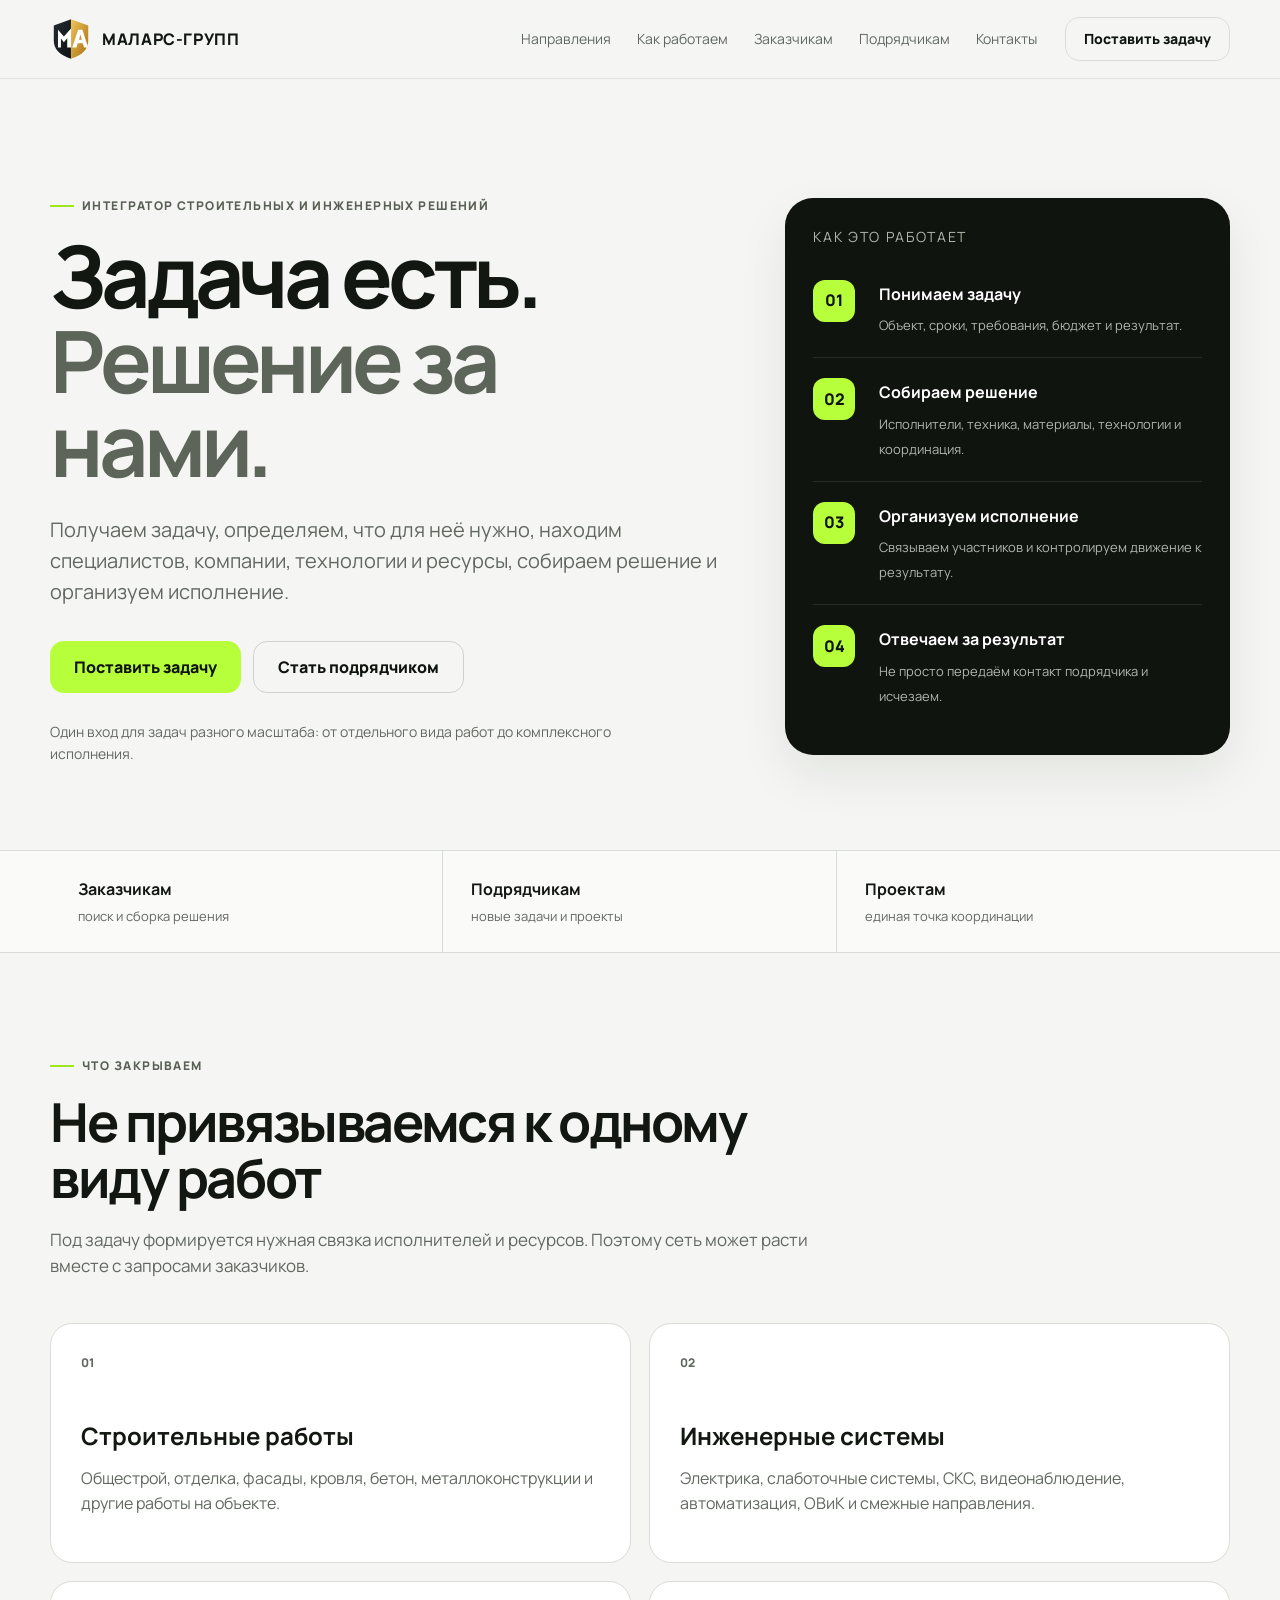
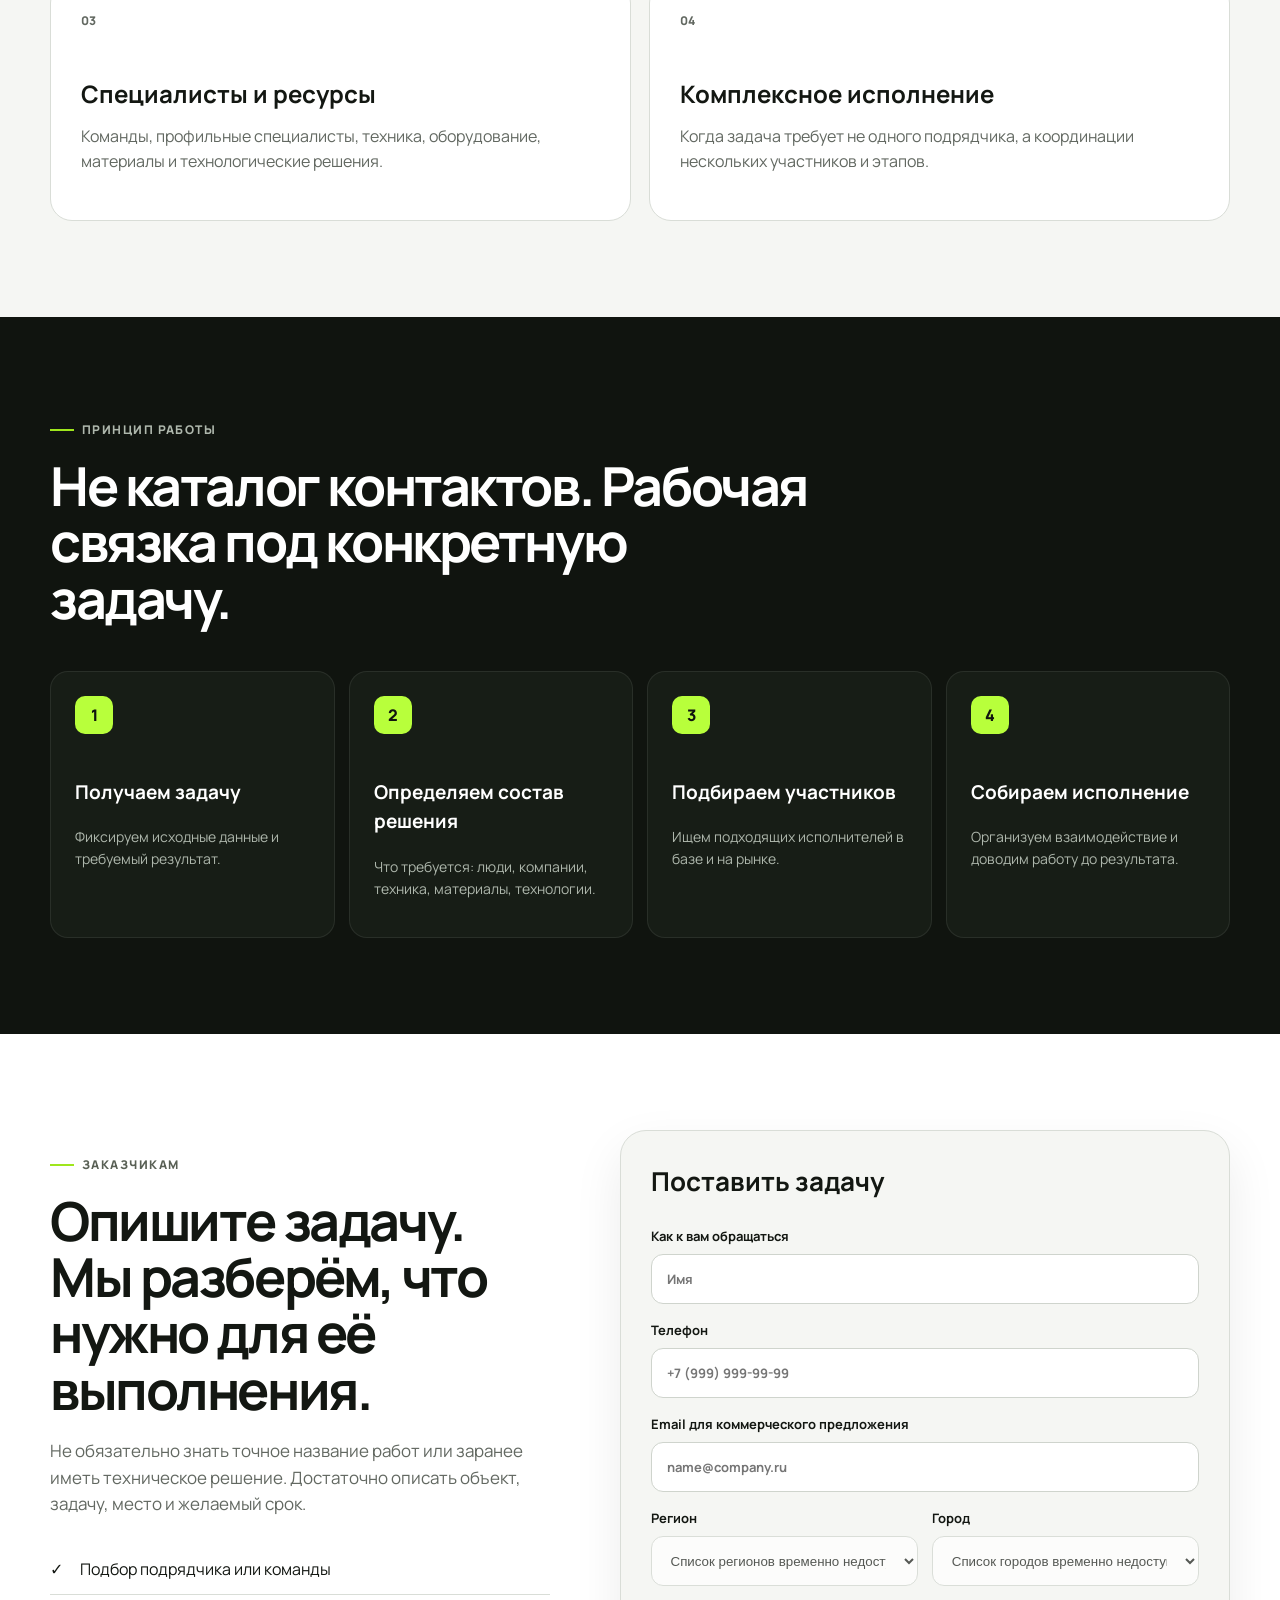
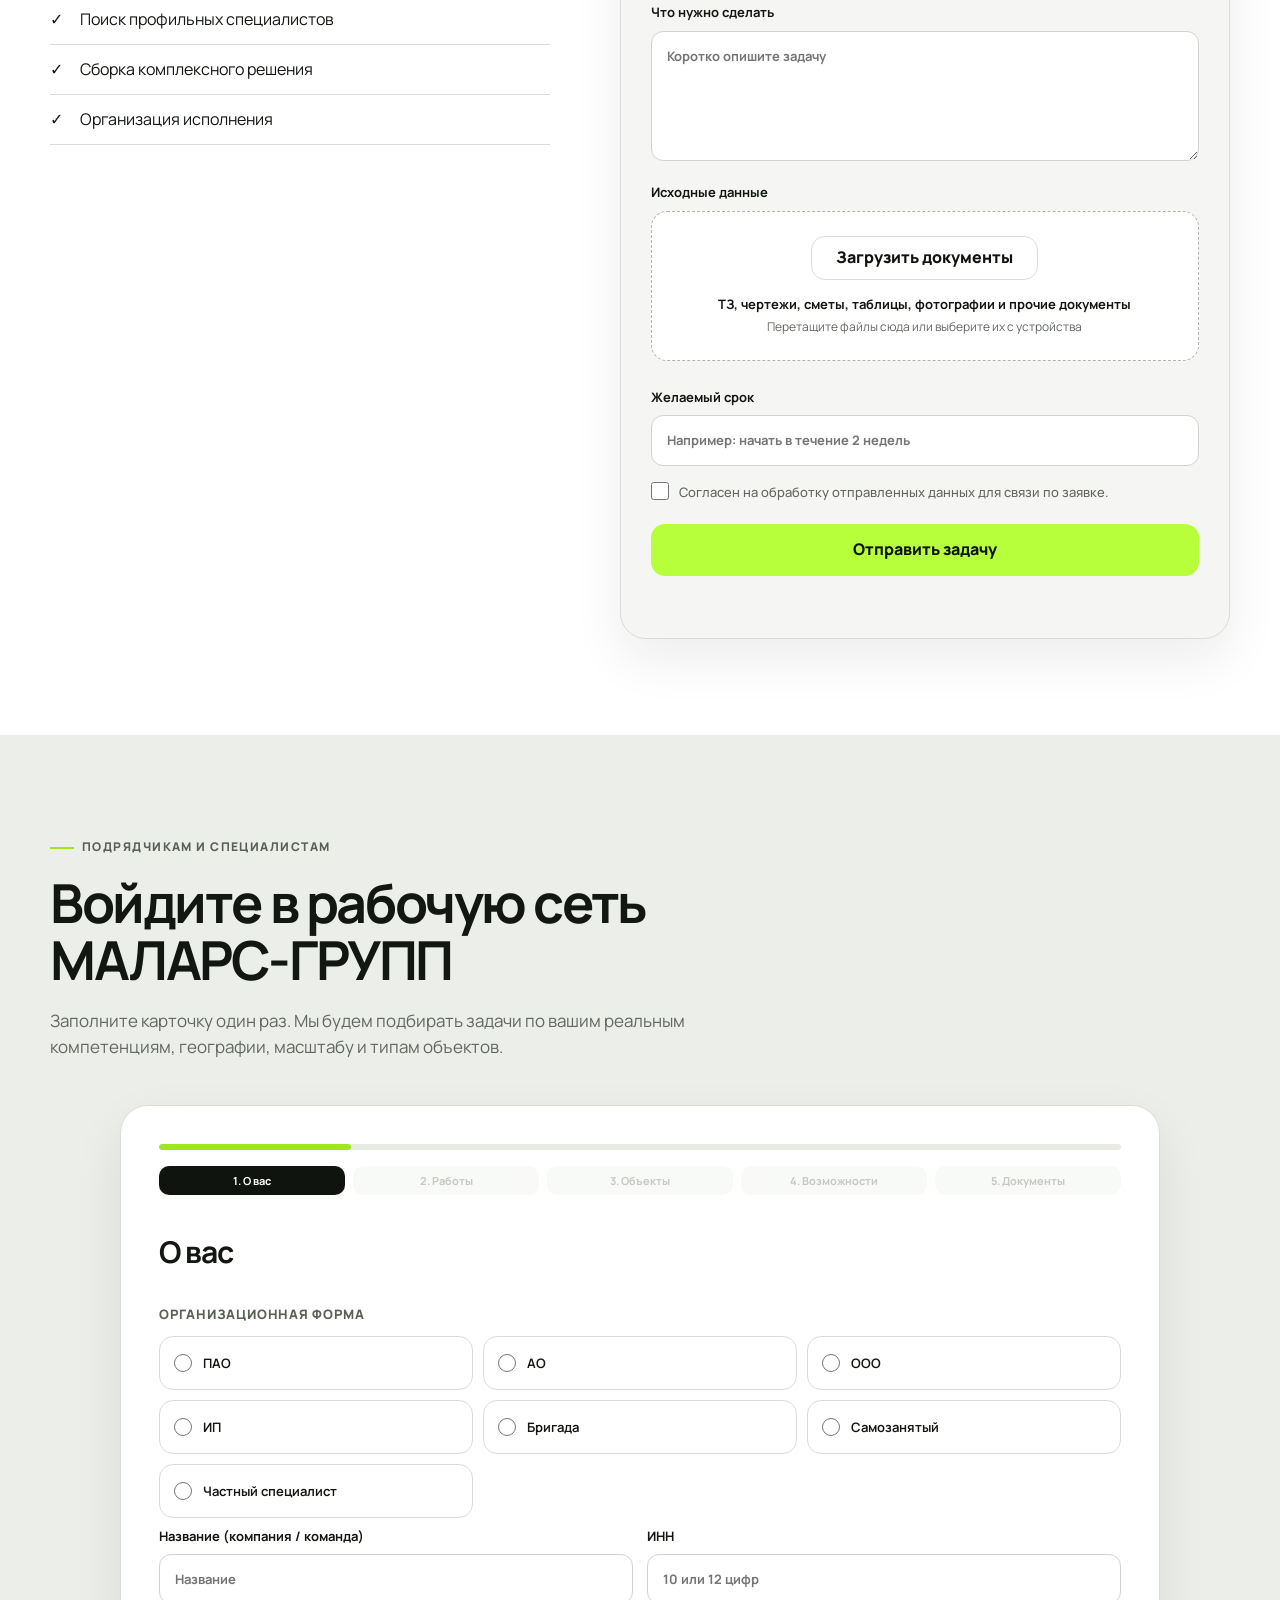
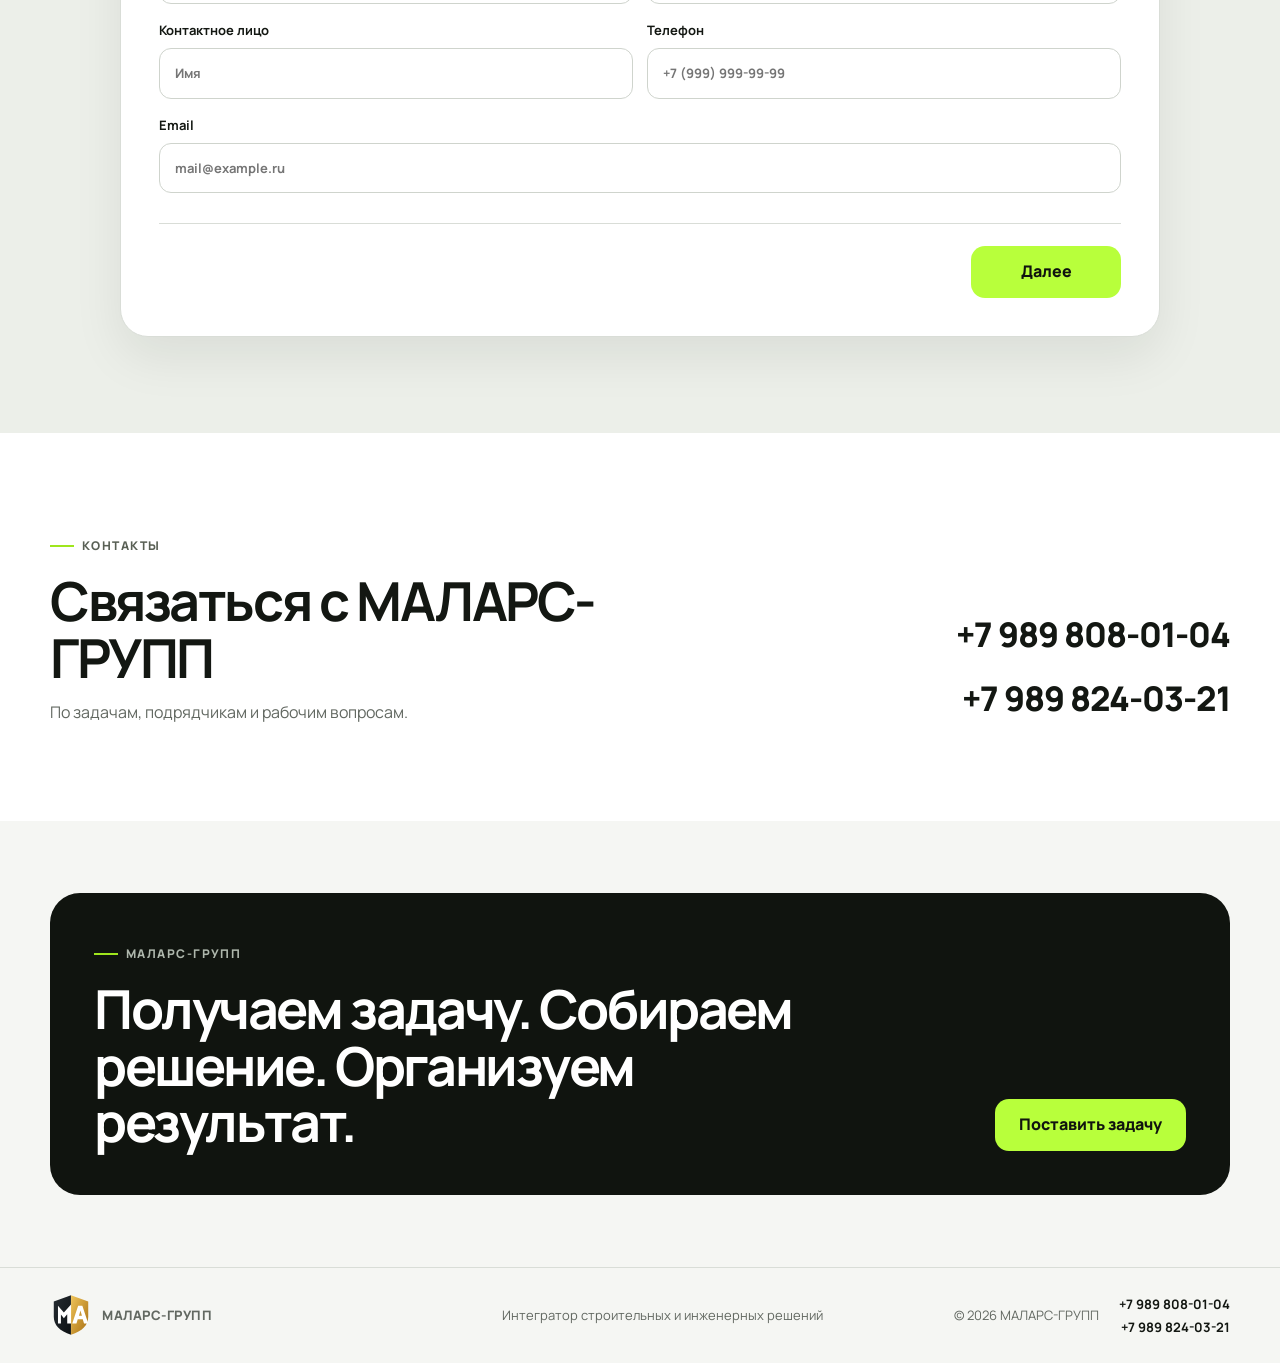
<file: index.html>
<!doctype html>
<html lang="ru">
<head>
  <meta charset="utf-8" />
  <meta name="viewport" content="width=device-width, initial-scale=1" />
  <meta name="description" content="МАЛАРС — интегратор строительных и инженерных решений. Получаем задачу, собираем решение, организуем исполнение и отвечаем за результат." />
  <title>МАЛАРС — интегратор решений</title>
  <link rel="preconnect" href="https://fonts.googleapis.com">
  <link rel="preconnect" href="https://fonts.gstatic.com" crossorigin>
  <link href="https://fonts.googleapis.com/css2?family=Manrope:wght@400;500;600;700;800&display=swap" rel="stylesheet">
 <link rel="stylesheet" href="styles.css?v=2" />
</head>
<body>
  <header class="header">
    <div class="container nav">
      <a class="brand" href="#top" aria-label="МАЛАРС">
        <span class="brand-mark">М</span>
        <span>МАЛАРС</span>
      </a>
      <nav class="nav-links" aria-label="Основная навигация">
        <a href="#services">Направления</a>
        <a href="#process">Как работаем</a>
        <a href="#clients">Заказчикам</a>
        <a href="#partners">Подрядчикам</a>
      </nav>
      <a class="button button-small button-outline" href="#clients">Поставить задачу</a>
    </div>
  </header>

  <main id="top">
    <section class="hero section">
      <div class="container hero-grid">
        <div class="hero-copy">
          <div class="eyebrow">Интегратор строительных и инженерных решений</div>
          <h1>Задача есть.<br><span>Решение за нами.</span></h1>
          <p class="lead">Получаем задачу, определяем, что для неё нужно, находим специалистов, компании, технологии и ресурсы, собираем решение и организуем исполнение.</p>
          <div class="hero-actions">
            <a class="button" href="#clients">Поставить задачу</a>
            <a class="button button-ghost" href="#partners">Стать подрядчиком</a>
          </div>
          <div class="hero-note">Один вход для задач разного масштаба: от отдельного вида работ до комплексного исполнения.</div>
        </div>

        <div class="hero-card">
          <div class="hero-card-title">Как это работает</div>
          <div class="step-list">
            <div class="step"><span>01</span><div><strong>Понимаем задачу</strong><small>Объект, сроки, требования, бюджет и результат.</small></div></div>
            <div class="step"><span>02</span><div><strong>Собираем решение</strong><small>Исполнители, техника, материалы, технологии и координация.</small></div></div>
            <div class="step"><span>03</span><div><strong>Организуем исполнение</strong><small>Связываем участников и контролируем движение к результату.</small></div></div>
            <div class="step"><span>04</span><div><strong>Отвечаем за результат</strong><small>Не просто передаём контакт подрядчика и исчезаем.</small></div></div>
          </div>
        </div>
      </div>
    </section>

    <section class="trust-strip">
      <div class="container trust-grid">
        <div><strong>Заказчикам</strong><span>поиск и сборка решения</span></div>
        <div><strong>Подрядчикам</strong><span>новые задачи и проекты</span></div>
        <div><strong>Проектам</strong><span>единая точка координации</span></div>
      </div>
    </section>

    <section class="section" id="services">
      <div class="container">
        <div class="section-heading">
          <div class="eyebrow">Что закрываем</div>
          <h2>Не привязываемся к одному виду работ</h2>
          <p>Под задачу формируется нужная связка исполнителей и ресурсов. Поэтому сеть может расти вместе с запросами заказчиков.</p>
        </div>
        <div class="cards">
          <article class="card">
            <div class="card-number">01</div>
            <h3>Строительные работы</h3>
            <p>Общестрой, отделка, фасады, кровля, бетон, металлоконструкции и другие работы на объекте.</p>
          </article>
          <article class="card">
            <div class="card-number">02</div>
            <h3>Инженерные системы</h3>
            <p>Электрика, слаботочные системы, СКС, видеонаблюдение, автоматизация, ОВиК и смежные направления.</p>
          </article>
          <article class="card">
            <div class="card-number">03</div>
            <h3>Специалисты и ресурсы</h3>
            <p>Команды, профильные специалисты, техника, оборудование, материалы и технологические решения.</p>
          </article>
          <article class="card">
            <div class="card-number">04</div>
            <h3>Комплексное исполнение</h3>
            <p>Когда задача требует не одного подрядчика, а координации нескольких участников и этапов.</p>
          </article>
        </div>
      </div>
    </section>

    <section class="section section-dark" id="process">
      <div class="container">
        <div class="section-heading light">
          <div class="eyebrow">Принцип работы</div>
          <h2>Не каталог контактов. Рабочая связка под конкретную задачу.</h2>
        </div>
        <div class="process-grid">
          <div class="process-item"><span>1</span><h3>Получаем задачу</h3><p>Фиксируем исходные данные и требуемый результат.</p></div>
          <div class="process-item"><span>2</span><h3>Определяем состав решения</h3><p>Что требуется: люди, компании, техника, материалы, технологии.</p></div>
          <div class="process-item"><span>3</span><h3>Подбираем участников</h3><p>Ищем подходящих исполнителей в базе и на рынке.</p></div>
          <div class="process-item"><span>4</span><h3>Собираем исполнение</h3><p>Организуем взаимодействие и доводим работу до результата.</p></div>
        </div>
      </div>
    </section>

    <section class="section split-section" id="clients">
      <div class="container split-grid">
        <div class="split-copy">
          <div class="eyebrow">Заказчикам</div>
          <h2>Опишите задачу. Мы разберём, что нужно для её выполнения.</h2>
          <p>Не обязательно знать точное название работ или заранее иметь техническое решение. Достаточно описать объект, задачу, место и желаемый срок.</p>
          <ul class="check-list">
            <li>Подбор подрядчика или команды</li>
            <li>Поиск профильных специалистов</li>
            <li>Сборка комплексного решения</li>
            <li>Организация исполнения</li>
          </ul>
        </div>
        <form class="form-panel" id="clientForm" data-form-type="client">
          <h3>Поставить задачу</h3>
          <label>Как к вам обращаться
            <input name="name" type="text" placeholder="Имя" required>
          </label>
          <label>Телефон или Telegram
            <input name="contact" type="text" placeholder="+7 ... или @username" required>
          </label>
          <label>Город / регион
            <input name="city" type="text" placeholder="Где находится объект">
          </label>
          <label>Что нужно сделать
            <textarea name="task" rows="5" placeholder="Коротко опишите задачу" required></textarea>
          </label>
          <label>Желаемый срок
            <input name="deadline" type="text" placeholder="Например: начать в течение 2 недель">
          </label>
          <label class="consent">
            <input name="consent" type="checkbox" required>
            <span>Согласен на обработку отправленных данных для связи по заявке.</span>
          </label>
          <button class="button form-submit" type="submit">Отправить задачу</button>
          <div class="form-status" aria-live="polite"></div>
        </form>
      </div>
    </section>

    <section class="section section-soft" id="partners">
  <div class="container">
    <div class="section-heading">
      <div class="eyebrow">Подрядчикам и специалистам</div>
      <h2>Войдите в рабочую сеть МАЛАРС</h2>
      <p>
        Заполните карточку один раз. Мы будем подбирать задачи по вашим
        реальным компетенциям, географии, масштабу и типам объектов.
      </p>
    </div>

    <form
      class="form-panel partner-wizard"
      id="partnerFormV2"
      data-form-type="partner_v2"
    >

      <div class="wizard-progress">
        <div class="wizard-progress-bar">
          <span></span>
        </div>

        <div class="wizard-progress-items">
          <div class="wizard-progress-item active">1. О вас</div>
          <div class="wizard-progress-item">2. Работы</div>
          <div class="wizard-progress-item">3. Объекты</div>
          <div class="wizard-progress-item">4. Возможности</div>
          <div class="wizard-progress-item">5. Документы</div>
        </div>
      </div>

      <div class="wizard-error" hidden></div>


      <!-- ШАГ 1 -->

      <div class="wizard-step">

        <h3>1. Кто вы</h3>

        <div class="field-title">Тип участника</div>

        <div class="choice-grid">

          <label class="choice-card">
            <input
              type="radio"
              name="participantType"
              value="Компания"
            >
            <span>Компания</span>
          </label>

          <label class="choice-card">
            <input
              type="radio"
              name="participantType"
              value="ИП"
            >
            <span>ИП</span>
          </label>

          <label class="choice-card">
            <input
              type="radio"
              name="participantType"
              value="Самозанятый"
            >
            <span>Самозанятый</span>
          </label>

          <label class="choice-card">
            <input
              type="radio"
              name="participantType"
              value="Бригада"
            >
            <span>Бригада</span>
          </label>

          <label class="choice-card">
            <input
              type="radio"
              name="participantType"
              value="Частный специалист"
            >
            <span>Частный специалист</span>
          </label>

        </div>


        <div class="field-title">Организационная форма</div>

        <div class="choice-grid">

          <label class="choice-card">
            <input type="radio" name="legalForm" value="ООО">
            <span>ООО</span>
          </label>

          <label class="choice-card">
            <input type="radio" name="legalForm" value="ИП">
            <span>ИП</span>
          </label>

          <label class="choice-card">
            <input
              type="radio"
              name="legalForm"
              value="Самозанятый"
            >
            <span>Самозанятый</span>
          </label>

          <label class="choice-card">
            <input type="radio" name="legalForm" value="Физлицо">
            <span>Физлицо</span>
          </label>

        </div>


        <div class="form-two">

          <label>
            Компания / команда
            <input
              id="companyName"
              type="text"
              placeholder="Название"
            >
          </label>

          <label>
            ИНН
            <input
              id="inn"
              type="text"
              inputmode="numeric"
              placeholder="10 или 12 цифр"
            >
          </label>

        </div>


        <div class="form-two">

          <label>
            Контактное лицо
            <input
              id="contactName"
              type="text"
              required
              placeholder="Имя"
            >
          </label>

          <label>
            Телефон
            <input
              id="phone"
              type="tel"
              required
              placeholder="+7..."
            >
          </label>

        </div>


        <div class="form-two">

          <label>
            Telegram
            <input
              id="telegram"
              type="text"
              placeholder="@username"
            >
          </label>

          <label>
            Email
            <input
              id="email"
              type="email"
              placeholder="mail@example.ru"
            >
          </label>

        </div>


        <div class="wizard-buttons">
          <button
            type="button"
            class="button wizard-next"
          >
            Далее
          </button>
        </div>

      </div>


      <!-- ШАГ 2 -->

      <div class="wizard-step" hidden>

        <h3>2. Какие работы выполняете</h3>

        <p class="wizard-help">
          Сначала выберите направления. Затем отметьте конкретные виды работ.
        </p>

        <div
          class="choice-grid category-grid"
          id="workCategories"
        ></div>

        <div
          class="work-details"
          id="workDetails"
        ></div>

        <div class="wizard-buttons">
          <button
            type="button"
            class="button button-ghost wizard-back"
          >
            Назад
          </button>

          <button
            type="button"
            class="button wizard-next"
          >
            Далее
          </button>
        </div>

      </div>


      <!-- ШАГ 3 -->

      <div class="wizard-step" hidden>

        <h3>3. Объекты и география</h3>

        <div class="field-title">
          С какими объектами работаете
        </div>

        <div
          class="choice-grid"
          id="objectTypes"
        ></div>


        <div class="form-two geography-main">

          <label>
            Базовый регион

            <select id="baseRegion" required></select>
          </label>

          <label>
            Базовый город

            <input
              id="baseCity"
              type="text"
              required
              placeholder="Краснодар"
            >
          </label>

        </div>


        <label class="choice-card nationwide-card">

          <input
            id="nationwide"
            type="checkbox"
          >

          <span>
            Работаем по всей России
          </span>

        </label>


        <div id="extraRegionsWrap">

          <div class="field-title">
            Дополнительные регионы работы
          </div>

          <input
            id="regionSearch"
            class="region-search"
            type="search"
            placeholder="Найти регион..."
          >

          <div
            class="choice-grid region-grid"
            id="extraRegions"
          ></div>

        </div>


        <div class="wizard-buttons">

          <button
            type="button"
            class="button button-ghost wizard-back"
          >
            Назад
          </button>

          <button
            type="button"
            class="button wizard-next"
          >
            Далее
          </button>

        </div>

      </div>


      <!-- ШАГ 4 -->

      <div class="wizard-step" hidden>

        <h3>4. Возможности</h3>


        <div class="field-title">
          Численность команды
        </div>

        <div class="choice-grid">

          <label class="choice-card">
            <input type="radio" name="teamSize" value="1 человек">
            <span>1 человек</span>
          </label>

          <label class="choice-card">
            <input type="radio" name="teamSize" value="2–5">
            <span>2–5</span>
          </label>

          <label class="choice-card">
            <input type="radio" name="teamSize" value="6–15">
            <span>6–15</span>
          </label>

          <label class="choice-card">
            <input type="radio" name="teamSize" value="16–30">
            <span>16–30</span>
          </label>

          <label class="choice-card">
            <input type="radio" name="teamSize" value="31–50">
            <span>31–50</span>
          </label>

          <label class="choice-card">
            <input type="radio" name="teamSize" value="51–100">
            <span>51–100</span>
          </label>

          <label class="choice-card">
            <input type="radio" name="teamSize" value="100+">
            <span>100+</span>
          </label>

        </div>


        <div class="field-title">
          Работа с НДС
        </div>

        <div class="choice-grid small-grid">

          <label class="choice-card">
            <input type="radio" name="vat" value="Да">
            <span>Да</span>
          </label>

          <label class="choice-card">
            <input type="radio" name="vat" value="Нет">
            <span>Нет</span>
          </label>

        </div>


        <div class="field-title">
          Форма оплаты
        </div>

        <div class="choice-grid">

          <label class="choice-card">
            <input
              type="checkbox"
              name="paymentForms"
              value="Безналичный расчёт"
            >
            <span>Безналичный расчёт</span>
          </label>

          <label class="choice-card">
            <input
              type="checkbox"
              name="paymentForms"
              value="Наличные"
            >
            <span>Наличные</span>
          </label>

          <label class="choice-card">
            <input
              type="checkbox"
              name="paymentForms"
              value="Оплата по этапам"
            >
            <span>Оплата по этапам</span>
          </label>

          <label class="choice-card">
            <input
              type="checkbox"
              name="paymentForms"
              value="Постоплата"
            >
            <span>Постоплата</span>
          </label>

          <label class="choice-card">
            <input
              type="checkbox"
              name="paymentForms"
              value="Аванс"
            >
            <span>Аванс</span>
          </label>

        </div>


        <div class="field-title">
          Готовность к командировкам
        </div>

        <div class="choice-grid">

          <label class="choice-card">
            <input type="radio" name="travel" value="Нет">
            <span>Нет</span>
          </label>

          <label class="choice-card">
            <input
              type="radio"
              name="travel"
              value="По своему региону"
            >
            <span>По своему региону</span>
          </label>

          <label class="choice-card">
            <input
              type="radio"
              name="travel"
              value="Соседние регионы"
            >
            <span>Соседние регионы</span>
          </label>

          <label class="choice-card">
            <input
              type="radio"
              name="travel"
              value="По РФ"
            >
            <span>По РФ</span>
          </label>

        </div>


        <div class="field-title">
          Минимальный заказ
        </div>

        <div class="choice-grid">

          <label class="choice-card">
            <input type="radio" name="minOrder" value="до 100 тыс.">
            <span>до 100 тыс.</span>
          </label>

          <label class="choice-card">
            <input type="radio" name="minOrder" value="100–300 тыс.">
            <span>100–300 тыс.</span>
          </label>

          <label class="choice-card">
            <input type="radio" name="minOrder" value="300–500 тыс.">
            <span>300–500 тыс.</span>
          </label>

          <label class="choice-card">
            <input type="radio" name="minOrder" value="500 тыс.–1 млн">
            <span>500 тыс.–1 млн</span>
          </label>

          <label class="choice-card">
            <input type="radio" name="minOrder" value="1–3 млн">
            <span>1–3 млн</span>
          </label>

          <label class="choice-card">
            <input type="radio" name="minOrder" value="3–10 млн">
            <span>3–10 млн</span>
          </label>

          <label class="choice-card">
            <input type="radio" name="minOrder" value="10 млн+">
            <span>10 млн+</span>
          </label>

        </div>


        <div class="field-title">
          Максимальный проект
        </div>

        <div class="choice-grid">

          <label class="choice-card">
            <input type="radio" name="maxProject" value="до 100 тыс.">
            <span>до 100 тыс.</span>
          </label>

          <label class="choice-card">
            <input type="radio" name="maxProject" value="100–300 тыс.">
            <span>100–300 тыс.</span>
          </label>

          <label class="choice-card">
            <input type="radio" name="maxProject" value="300–500 тыс.">
            <span>300–500 тыс.</span>
          </label>

          <label class="choice-card">
            <input type="radio" name="maxProject" value="500 тыс.–1 млн">
            <span>500 тыс.–1 млн</span>
          </label>

          <label class="choice-card">
            <input type="radio" name="maxProject" value="1–3 млн">
            <span>1–3 млн</span>
          </label>

          <label class="choice-card">
            <input type="radio" name="maxProject" value="3–10 млн">
            <span>3–10 млн</span>
          </label>

          <label class="choice-card">
            <input type="radio" name="maxProject" value="10 млн+">
            <span>10 млн+</span>
          </label>

        </div>


        <div class="wizard-buttons">

          <button
            type="button"
            class="button button-ghost wizard-back"
          >
            Назад
          </button>

          <button
            type="button"
            class="button wizard-next"
          >
            Далее
          </button>

        </div>

      </div>


      <!-- ШАГ 5 -->

      <div class="wizard-step" hidden>

        <h3>5. Документы и ресурсы</h3>

        <div class="choice-grid">

          <label class="choice-card">
            <input
              type="checkbox"
              name="documents"
              value="DOC-SRO"
            >
            <span>Есть СРО</span>
          </label>

          <label class="choice-card">
            <input
              type="checkbox"
              name="documents"
              value="DOC-MCHS"
            >
            <span>Лицензия МЧС</span>
          </label>

          <label class="choice-card">
            <input
              type="checkbox"
              name="documents"
              value="DOC-ETL"
            >
            <span>Электролаборатория</span>
          </label>

          <label class="choice-card">
            <input
              type="checkbox"
              name="documents"
              value="DOC-CERT"
            >
            <span>Допуски и удостоверения</span>
          </label>

          <label class="choice-card">
            <input
              type="checkbox"
              name="documents"
              value="RES-TOOLS"
            >
            <span>Собственный инструмент</span>
          </label>

          <label class="choice-card">
            <input
              type="checkbox"
              name="documents"
              value="RES-EQUIP"
            >
            <span>Собственная техника / оборудование</span>
          </label>

          <label class="choice-card">
            <input
              type="checkbox"
              name="documents"
              value="DOC-PORT"
            >
            <span>Есть портфолио</span>
          </label>

        </div>


        <label>
          Ссылка на портфолио / сайт

          <input
            id="portfolioUrl"
            type="url"
            placeholder="https://..."
          >
        </label>


        <label>
          Комментарий

          <textarea
            id="partnerComment"
            rows="4"
            placeholder="Только если есть важная информация, которой нет в анкете"
          ></textarea>
        </label>


        <label class="consent">

          <input
            type="checkbox"
            required
          >

          <span>
            Согласен на обработку данных и связь по рабочим запросам.
          </span>

        </label>


        <div class="wizard-buttons">

          <button
            type="button"
            class="button button-ghost wizard-back"
          >
            Назад
          </button>

          <button
            type="submit"
            class="button partner-v2-submit"
          >
            Отправить анкету
          </button>

        </div>

        <div
          class="form-status"
          aria-live="polite"
        ></div>

      </div>


      <!-- УСПЕХ -->

      <div
        class="wizard-success"
        id="partnerSuccess"
        hidden
      >

        <div class="success-icon">✓</div>

        <h3>Анкета зарегистрирована</h3>

        <p>
          Ваш ID в базе:
          <strong data-participant-id></strong>
        </p>

        <p>
          Теперь мы сможем подбирать запросы по указанным
          компетенциям и географии.
        </p>

      </div>

    </form>
  </div>
</section>

    <section class="section final-cta">
      <div class="container final-box">
        <div>
          <div class="eyebrow">МАЛАРС</div>
          <h2>Получаем задачу. Собираем решение. Организуем результат.</h2>
        </div>
        <a class="button" href="#clients">Поставить задачу</a>
      </div>
    </section>
  </main>

  <footer class="footer">
    <div class="container footer-row">
      <div class="brand"><span class="brand-mark">М</span><span>МАЛАРС</span></div>
      <div>Интегратор строительных и инженерных решений</div>
      <div>© <span id="year"></span> МАЛАРС</div>
    </div>
  </footer>

<script src="script.js?v=3"></script>
</body>
</html>
</file>
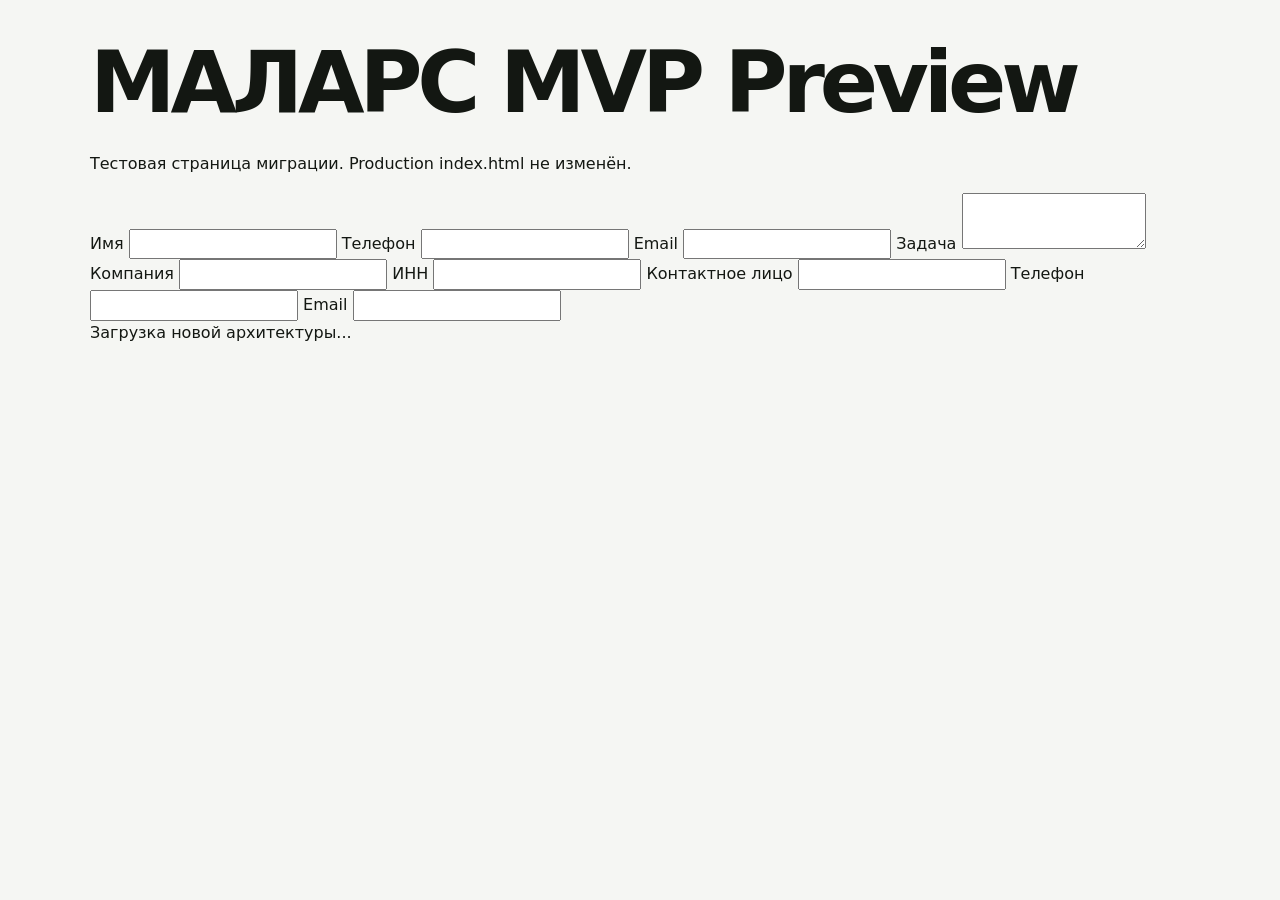
<file: mvp-preview.html>
<!doctype html>
<html lang="ru">
<head>
<meta charset="utf-8">
<meta name="viewport" content="width=device-width, initial-scale=1">
<title>МАЛАРС MVP Preview</title>
<link rel="stylesheet" href="styles.css?v=mvp-preview">
</head>
<body>
<div class="container" style="padding:40px">
<h1>МАЛАРС MVP Preview</h1>
<p>Тестовая страница миграции. Production index.html не изменён.</p>

<form id="clientForm" data-form-type="client">
<label>Имя <input name="name" required></label>
<label>Телефон <input name="phone" required></label>
<label>Email <input name="email" type="email"></label>
<label>Задача <textarea name="task"></textarea></label>
</form>

<form id="partnerFormV2" data-form-type="partner_v2">
<label>Компания <input id="companyName"></label>
<label>ИНН <input id="inn"></label>
<label>Контактное лицо <input id="contactName"></label>
<label>Телефон <input id="phone"></label>
<label>Email <input id="email" type="email"></label>
</form>

<div id="mvp-test-status">Загрузка новой архитектуры...</div>
</div>
<script src="script-mvp.js?v=20260904-mvp"></script>
</body>
</html>
</file>
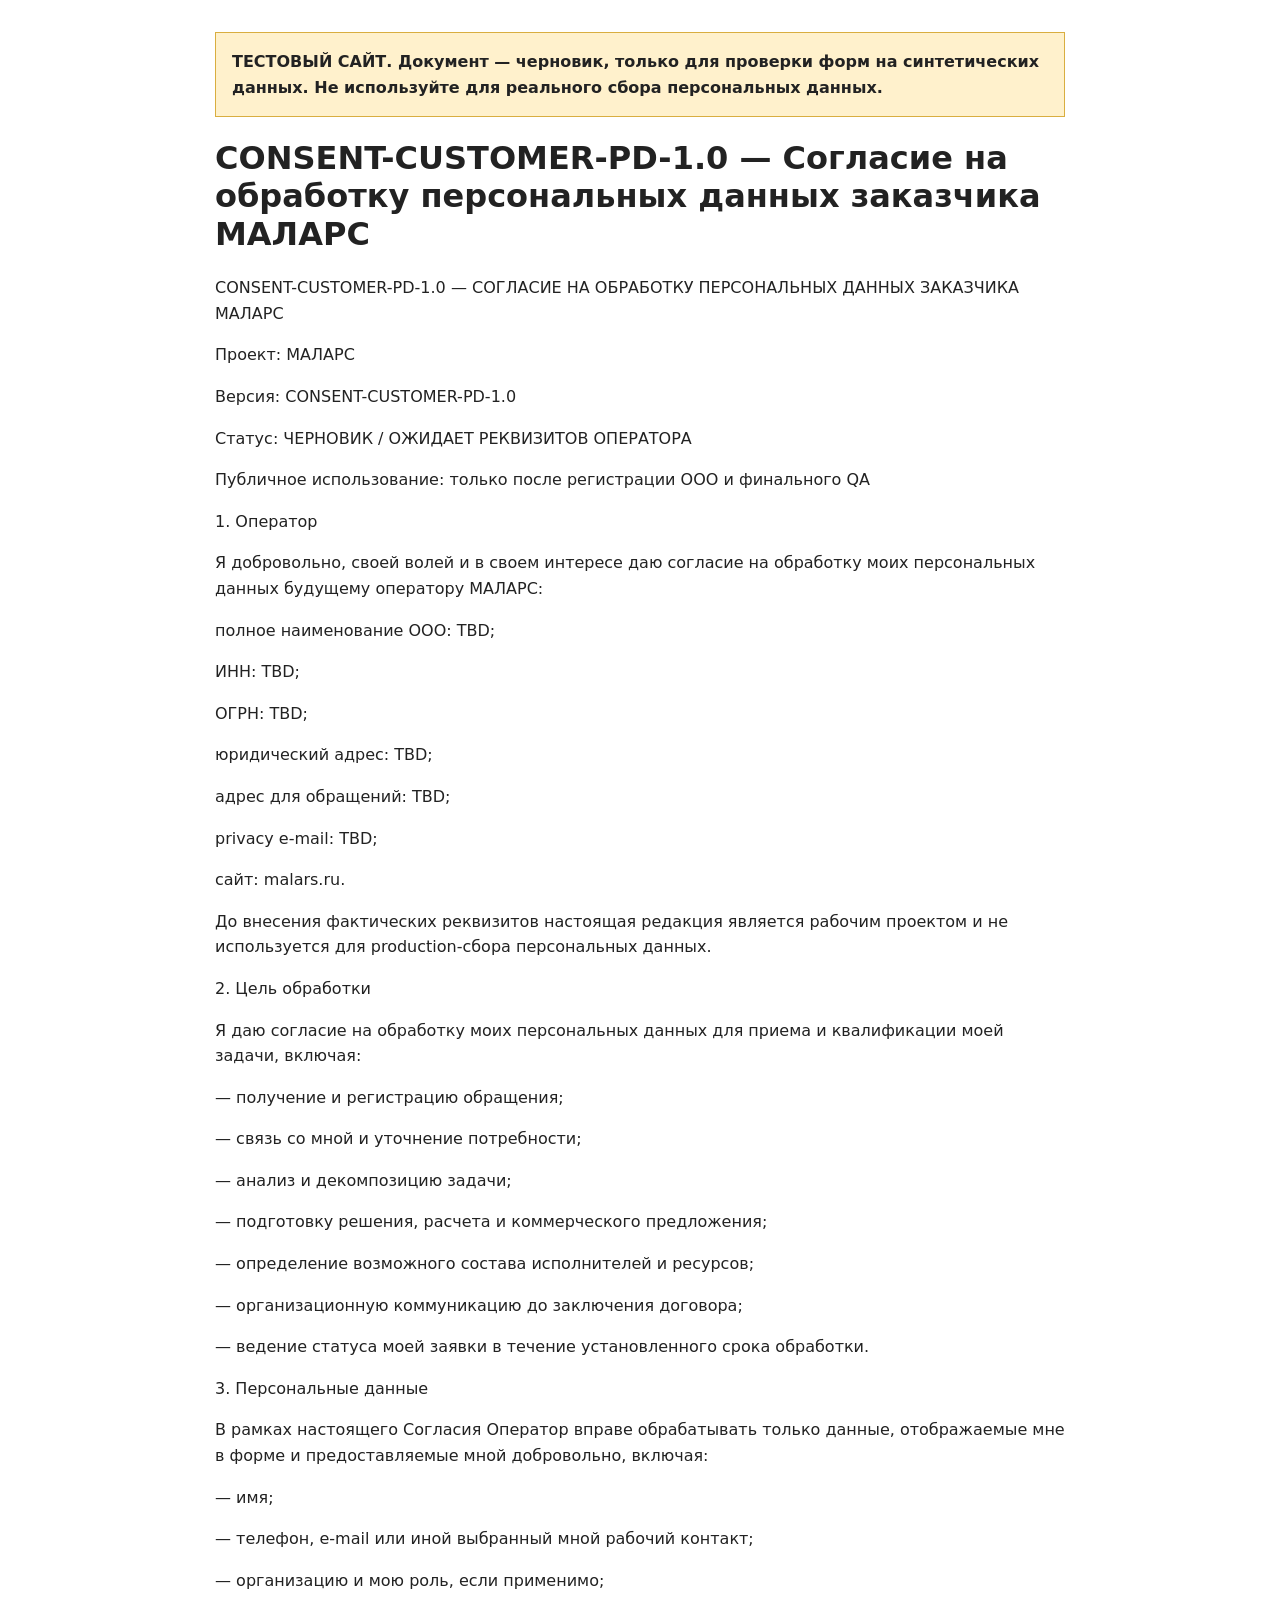
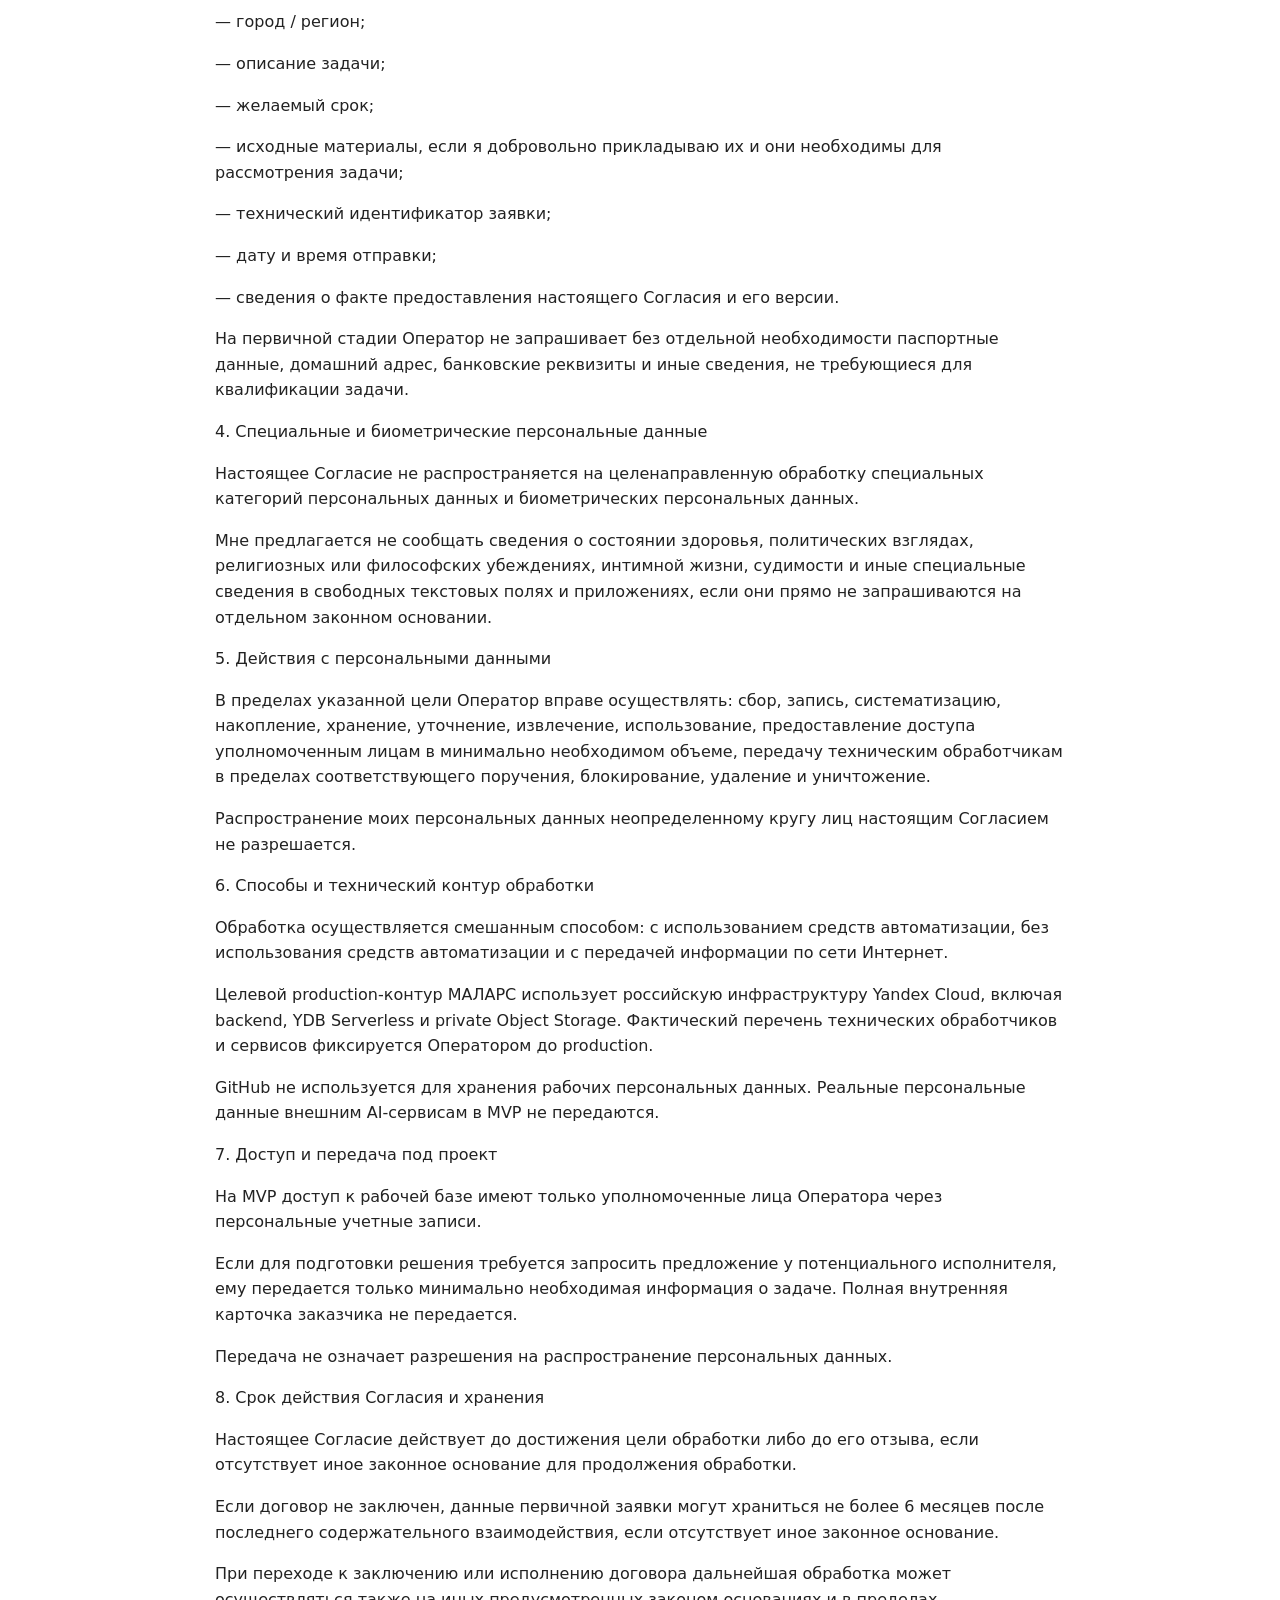
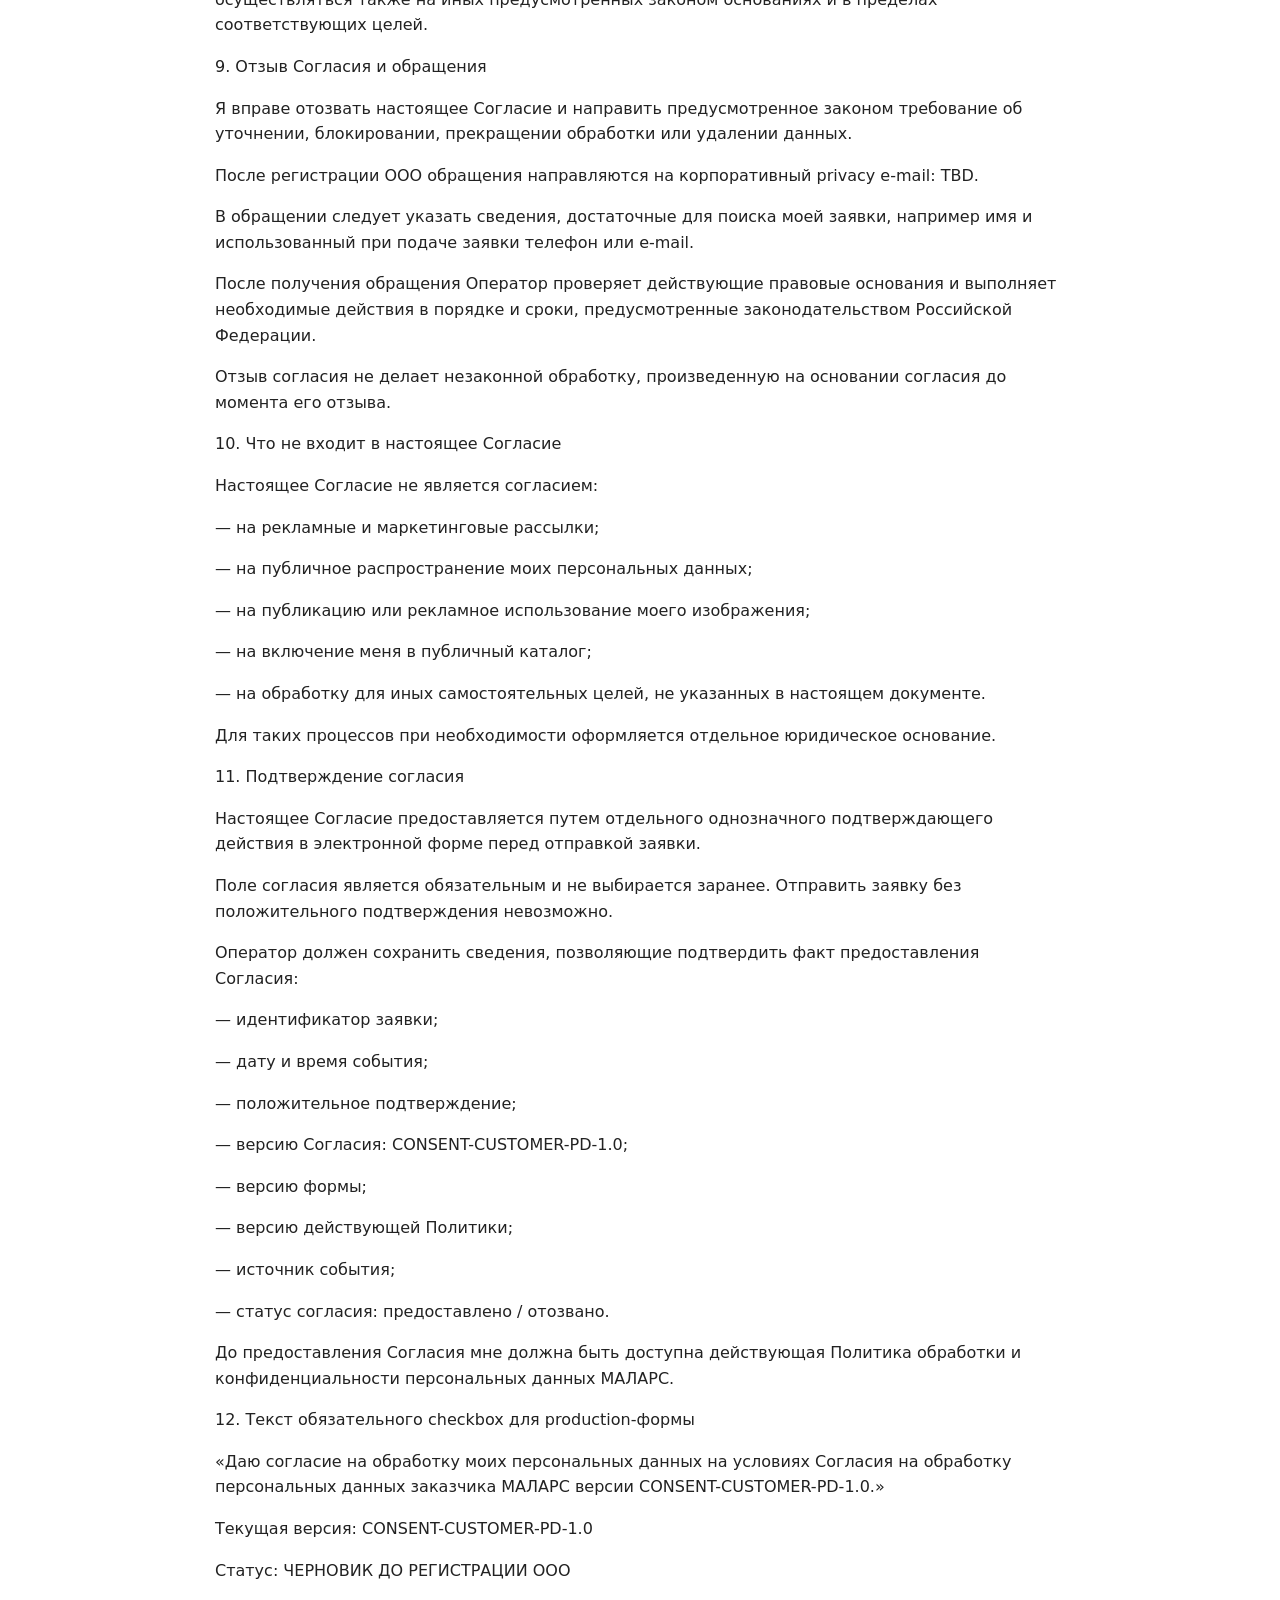
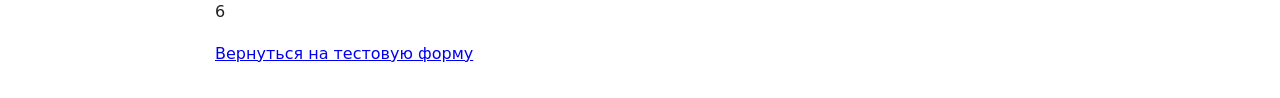
<file: test-frontend/legal/customer-consent.html>
<!doctype html><html lang="ru"><meta charset="utf-8"><meta name="viewport" content="width=device-width"><title>CONSENT-CUSTOMER-PD-1.0 — Согласие на обработку персональных данных заказчика МАЛАРС</title><style>body{font:16px/1.6 system-ui,sans-serif;max-width:850px;margin:2rem auto;padding:0 1rem;color:#222}h1{line-height:1.2}.draft{padding:1rem;background:#fff1cc;border:1px solid #d9ae40;font-weight:700}</style><p class="draft">ТЕСТОВЫЙ САЙТ. Документ — черновик, только для проверки форм на синтетических данных. Не используйте для реального сбора персональных данных.</p><h1>CONSENT-CUSTOMER-PD-1.0 — Согласие на обработку персональных данных заказчика МАЛАРС</h1><p>CONSENT-CUSTOMER-PD-1.0 — СОГЛАСИЕ НА ОБРАБОТКУ ПЕРСОНАЛЬНЫХ ДАННЫХ ЗАКАЗЧИКА МАЛАРС</p>
<p>Проект: МАЛАРС</p>
<p>Версия: CONSENT-CUSTOMER-PD-1.0</p>
<p>Статус: ЧЕРНОВИК / ОЖИДАЕТ РЕКВИЗИТОВ ОПЕРАТОРА</p>
<p>Публичное использование: только после регистрации ООО и финального QA</p>
<p>1. Оператор</p>
<p>Я добровольно, своей волей и в своем интересе даю согласие на обработку моих персональных данных будущему оператору МАЛАРС:</p>
<p>полное наименование ООО: TBD;</p>
<p>ИНН: TBD;</p>
<p>ОГРН: TBD;</p>
<p>юридический адрес: TBD;</p>
<p>адрес для обращений: TBD;</p>
<p>privacy e-mail: TBD;</p>
<p>сайт: malars.ru.</p>
<p>До внесения фактических реквизитов настоящая редакция является рабочим проектом и не используется для production-сбора персональных данных.</p>
<p>2. Цель обработки</p>
<p>Я даю согласие на обработку моих персональных данных для приема и квалификации моей задачи, включая:</p>
<p>— получение и регистрацию обращения;</p>
<p>— связь со мной и уточнение потребности;</p>
<p>— анализ и декомпозицию задачи;</p>
<p>— подготовку решения, расчета и коммерческого предложения;</p>
<p>— определение возможного состава исполнителей и ресурсов;</p>
<p>— организационную коммуникацию до заключения договора;</p>
<p>— ведение статуса моей заявки в течение установленного срока обработки.</p>
<p>3. Персональные данные</p>
<p>В рамках настоящего Согласия Оператор вправе обрабатывать только данные, отображаемые мне в форме и предоставляемые мной добровольно, включая:</p>
<p>— имя;</p>
<p>— телефон, e-mail или иной выбранный мной рабочий контакт;</p>
<p>— организацию и мою роль, если применимо;</p>
<p>— город / регион;</p>
<p>— описание задачи;</p>
<p>— желаемый срок;</p>
<p>— исходные материалы, если я добровольно прикладываю их и они необходимы для рассмотрения задачи;</p>
<p>— технический идентификатор заявки;</p>
<p>— дату и время отправки;</p>
<p>— сведения о факте предоставления настоящего Согласия и его версии.</p>
<p>На первичной стадии Оператор не запрашивает без отдельной необходимости паспортные данные, домашний адрес, банковские реквизиты и иные сведения, не требующиеся для квалификации задачи.</p>
<p>4. Специальные и биометрические персональные данные</p>
<p>Настоящее Согласие не распространяется на целенаправленную обработку специальных категорий персональных данных и биометрических персональных данных.</p>
<p>Мне предлагается не сообщать сведения о состоянии здоровья, политических взглядах, религиозных или философских убеждениях, интимной жизни, судимости и иные специальные сведения в свободных текстовых полях и приложениях, если они прямо не запрашиваются на отдельном законном основании.</p>
<p>5. Действия с персональными данными</p>
<p>В пределах указанной цели Оператор вправе осуществлять: сбор, запись, систематизацию, накопление, хранение, уточнение, извлечение, использование, предоставление доступа уполномоченным лицам в минимально необходимом объеме, передачу техническим обработчикам в пределах соответствующего поручения, блокирование, удаление и уничтожение.</p>
<p>Распространение моих персональных данных неопределенному кругу лиц настоящим Согласием не разрешается.</p>
<p>6. Способы и технический контур обработки</p>
<p>Обработка осуществляется смешанным способом: с использованием средств автоматизации, без использования средств автоматизации и с передачей информации по сети Интернет.</p>
<p>Целевой production-контур МАЛАРС использует российскую инфраструктуру Yandex Cloud, включая backend, YDB Serverless и private Object Storage. Фактический перечень технических обработчиков и сервисов фиксируется Оператором до production.</p>
<p>GitHub не используется для хранения рабочих персональных данных. Реальные персональные данные внешним AI-сервисам в MVP не передаются.</p>
<p>7. Доступ и передача под проект</p>
<p>На MVP доступ к рабочей базе имеют только уполномоченные лица Оператора через персональные учетные записи.</p>
<p>Если для подготовки решения требуется запросить предложение у потенциального исполнителя, ему передается только минимально необходимая информация о задаче. Полная внутренняя карточка заказчика не передается.</p>
<p>Передача не означает разрешения на распространение персональных данных.</p>
<p>8. Срок действия Согласия и хранения</p>
<p>Настоящее Согласие действует до достижения цели обработки либо до его отзыва, если отсутствует иное законное основание для продолжения обработки.</p>
<p>Если договор не заключен, данные первичной заявки могут храниться не более 6 месяцев после последнего содержательного взаимодействия, если отсутствует иное законное основание.</p>
<p>При переходе к заключению или исполнению договора дальнейшая обработка может осуществляться также на иных предусмотренных законом основаниях и в пределах соответствующих целей.</p>
<p>9. Отзыв Согласия и обращения</p>
<p>Я вправе отозвать настоящее Согласие и направить предусмотренное законом требование об уточнении, блокировании, прекращении обработки или удалении данных.</p>
<p>После регистрации ООО обращения направляются на корпоративный privacy e-mail: TBD.</p>
<p>В обращении следует указать сведения, достаточные для поиска моей заявки, например имя и использованный при подаче заявки телефон или e-mail.</p>
<p>После получения обращения Оператор проверяет действующие правовые основания и выполняет необходимые действия в порядке и сроки, предусмотренные законодательством Российской Федерации.</p>
<p>Отзыв согласия не делает незаконной обработку, произведенную на основании согласия до момента его отзыва.</p>
<p>10. Что не входит в настоящее Согласие</p>
<p>Настоящее Согласие не является согласием:</p>
<p>— на рекламные и маркетинговые рассылки;</p>
<p>— на публичное распространение моих персональных данных;</p>
<p>— на публикацию или рекламное использование моего изображения;</p>
<p>— на включение меня в публичный каталог;</p>
<p>— на обработку для иных самостоятельных целей, не указанных в настоящем документе.</p>
<p>Для таких процессов при необходимости оформляется отдельное юридическое основание.</p>
<p>11. Подтверждение согласия</p>
<p>Настоящее Согласие предоставляется путем отдельного однозначного подтверждающего действия в электронной форме перед отправкой заявки.</p>
<p>Поле согласия является обязательным и не выбирается заранее. Отправить заявку без положительного подтверждения невозможно.</p>
<p>Оператор должен сохранить сведения, позволяющие подтвердить факт предоставления Согласия:</p>
<p>— идентификатор заявки;</p>
<p>— дату и время события;</p>
<p>— положительное подтверждение;</p>
<p>— версию Согласия: CONSENT-CUSTOMER-PD-1.0;</p>
<p>— версию формы;</p>
<p>— версию действующей Политики;</p>
<p>— источник события;</p>
<p>— статус согласия: предоставлено / отозвано.</p>
<p>До предоставления Согласия мне должна быть доступна действующая Политика обработки и конфиденциальности персональных данных МАЛАРС.</p>
<p>12. Текст обязательного checkbox для production-формы</p>
<p>«Даю согласие на обработку моих персональных данных на условиях Согласия на обработку персональных данных заказчика МАЛАРС версии CONSENT-CUSTOMER-PD-1.0.»</p>
<p>Текущая версия: CONSENT-CUSTOMER-PD-1.0</p>
<p>Статус: ЧЕРНОВИК ДО РЕГИСТРАЦИИ ООО</p>
<p>6</p><p><a href="../index.html">Вернуться на тестовую форму</a></p></html>
</file>
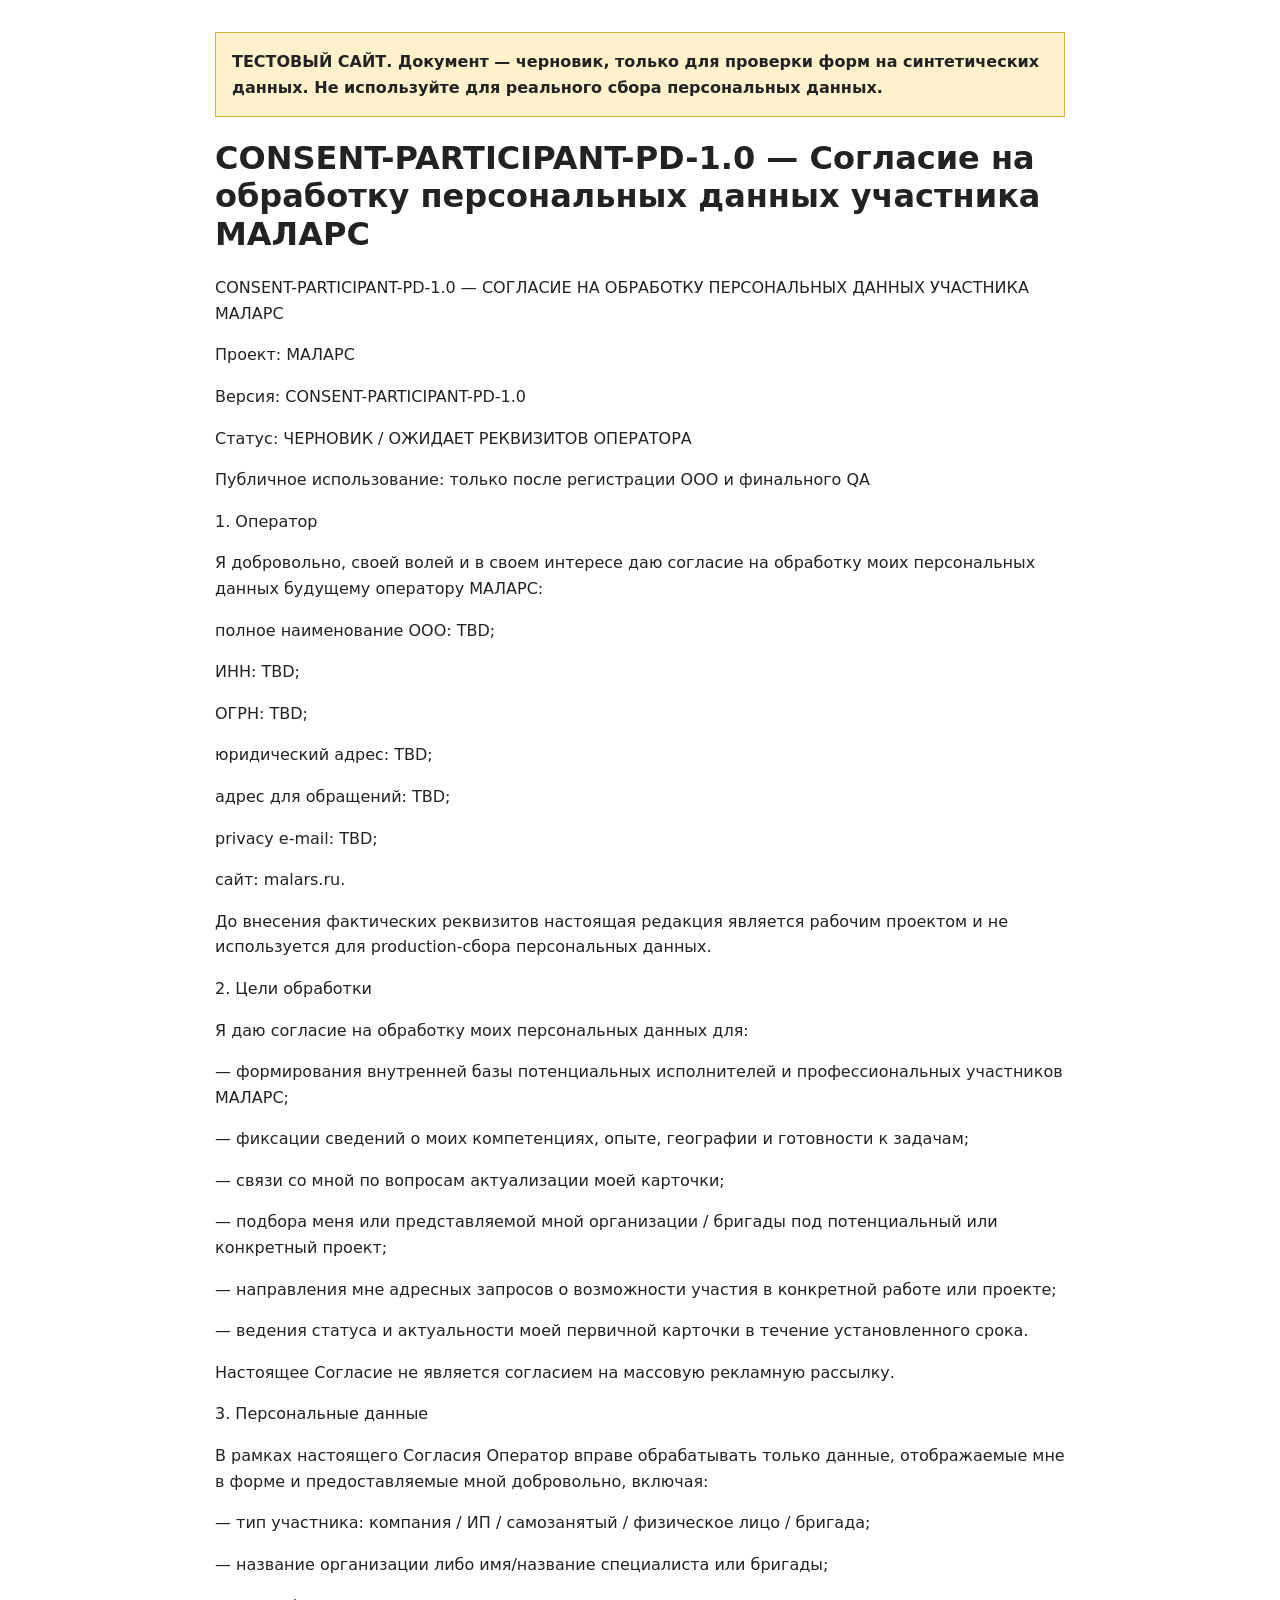
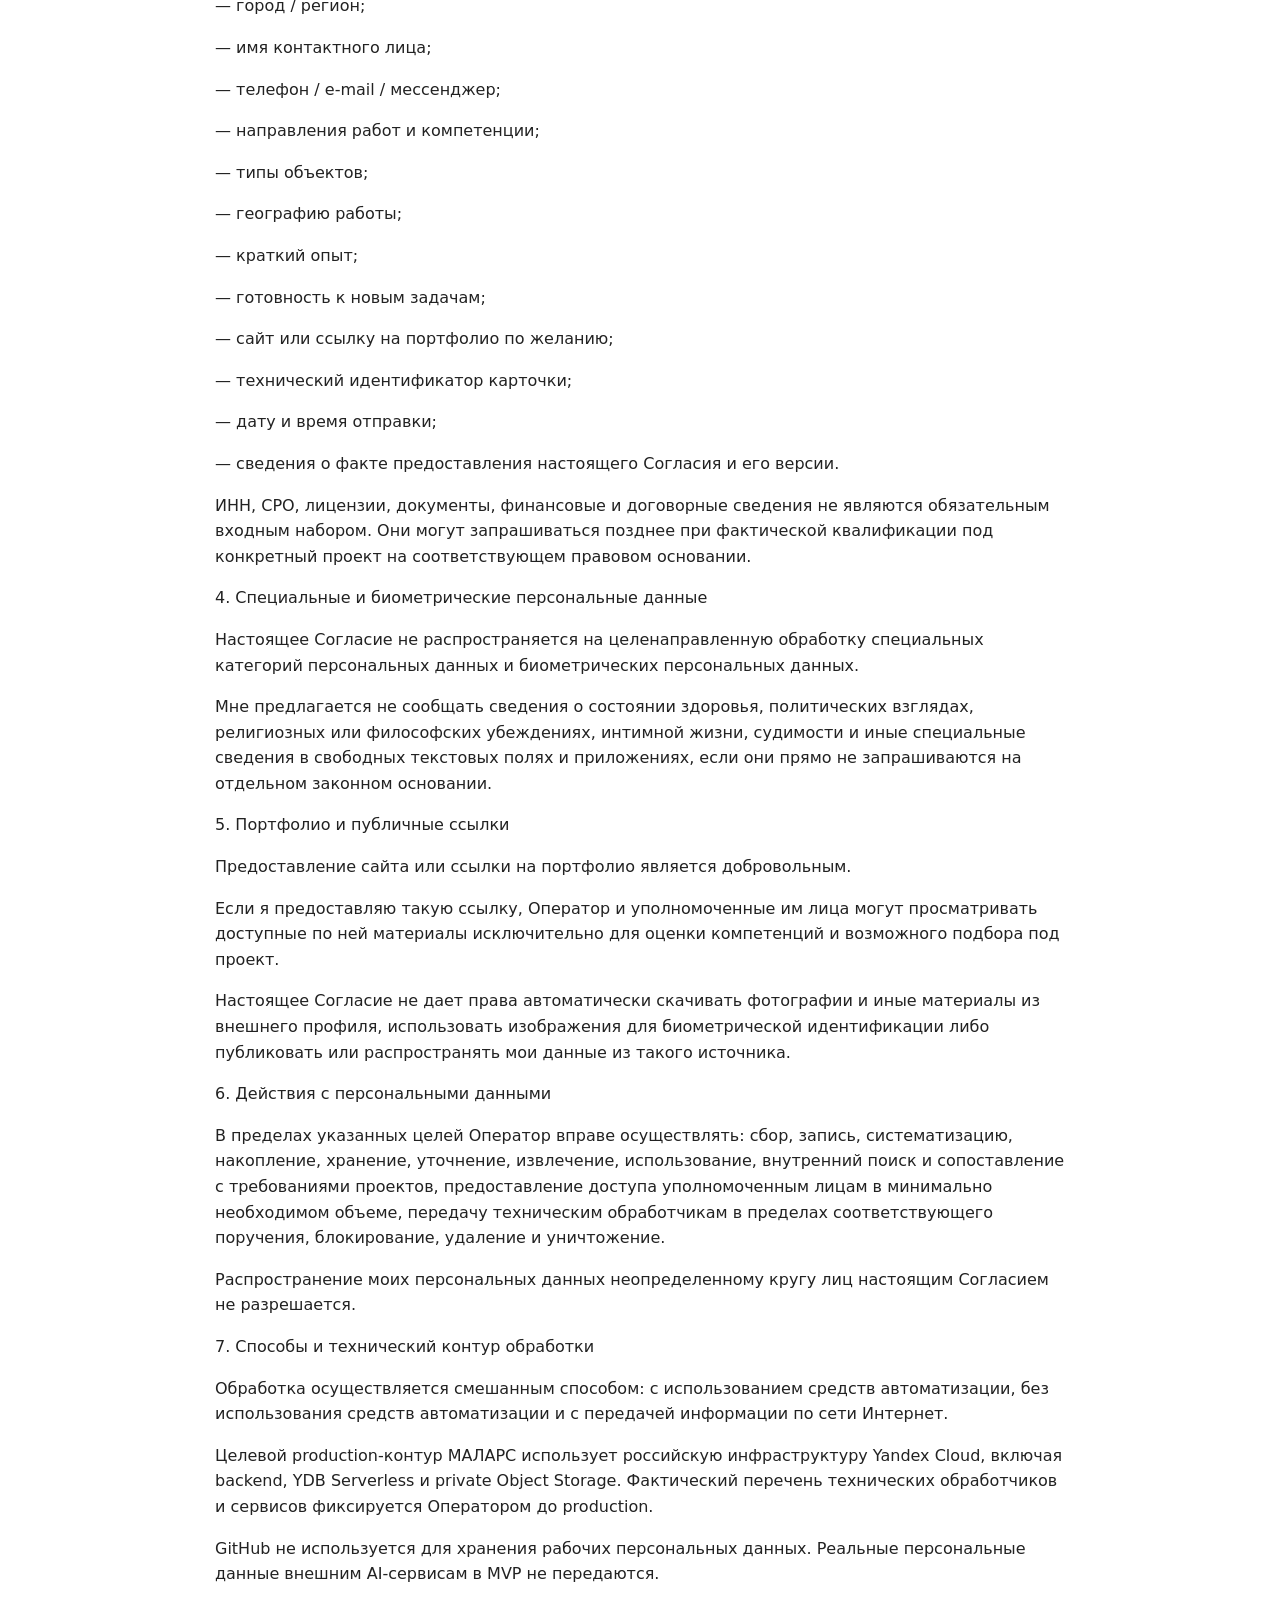
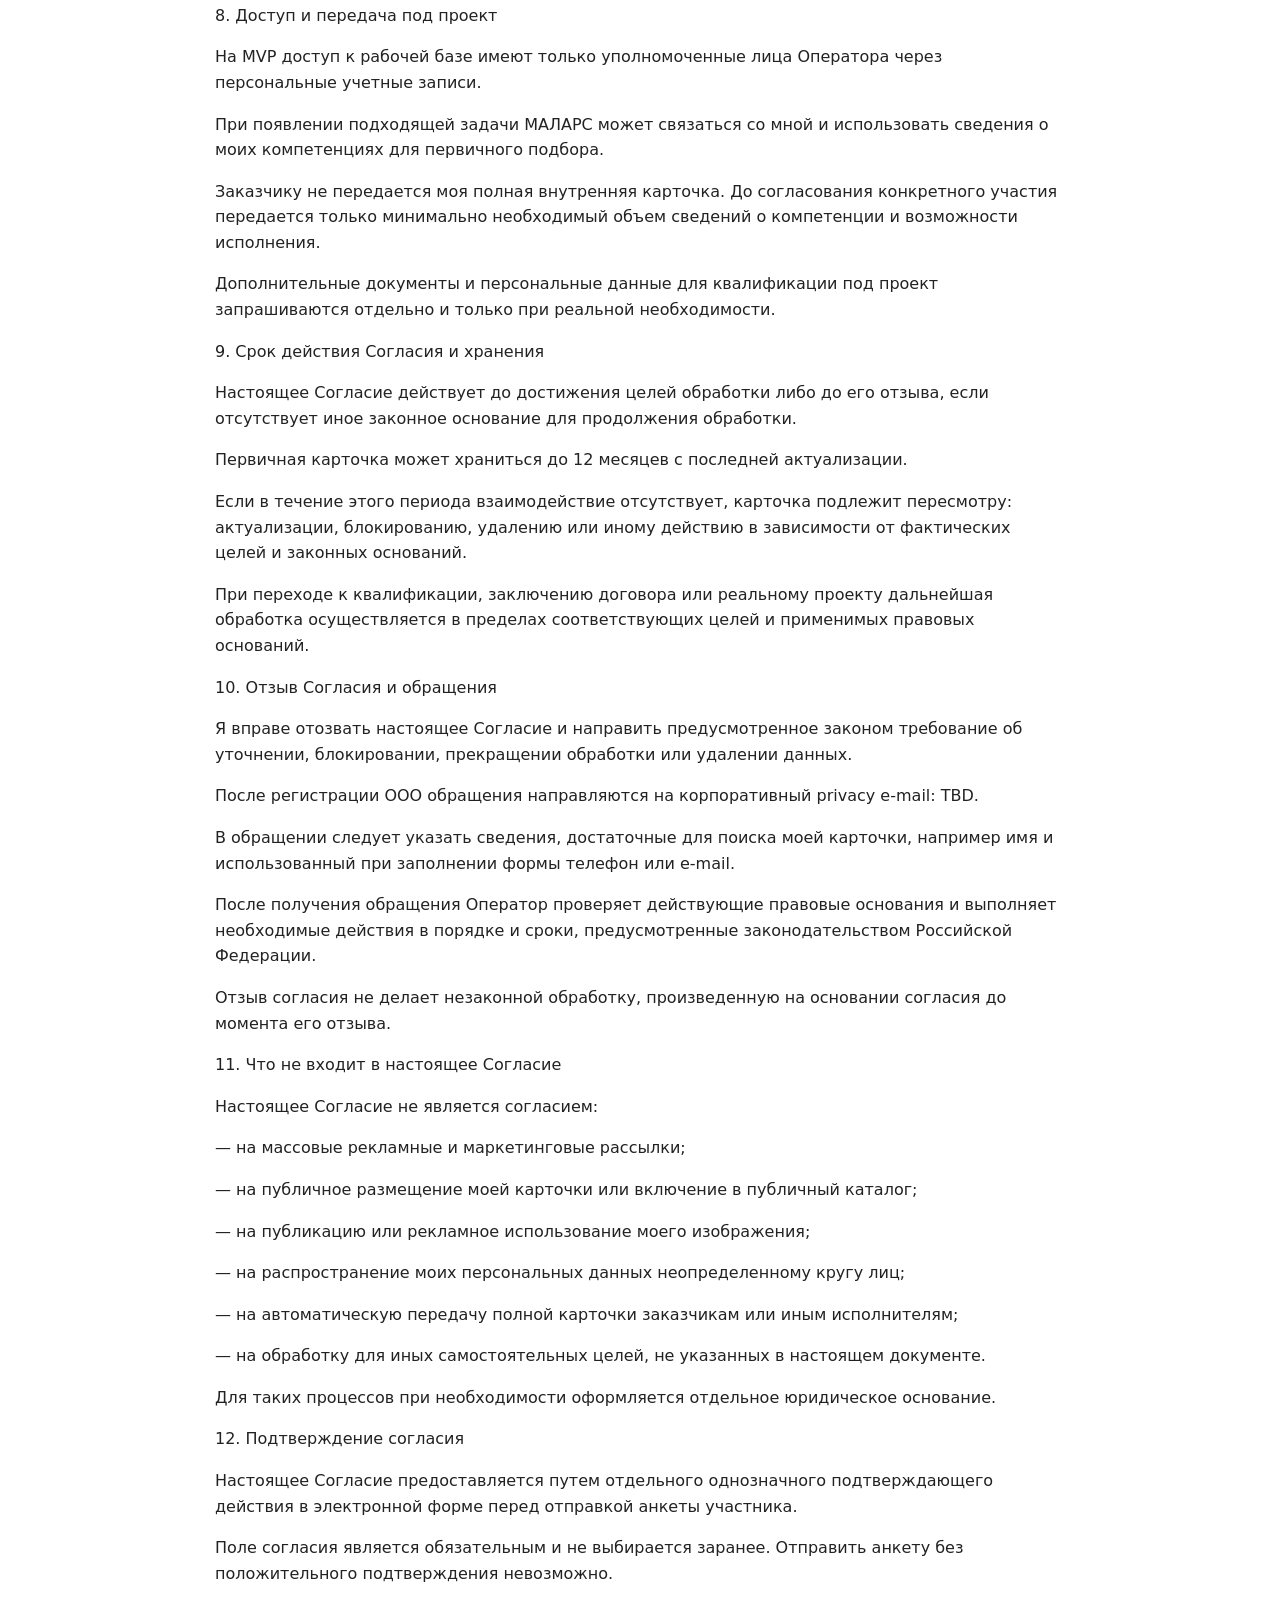
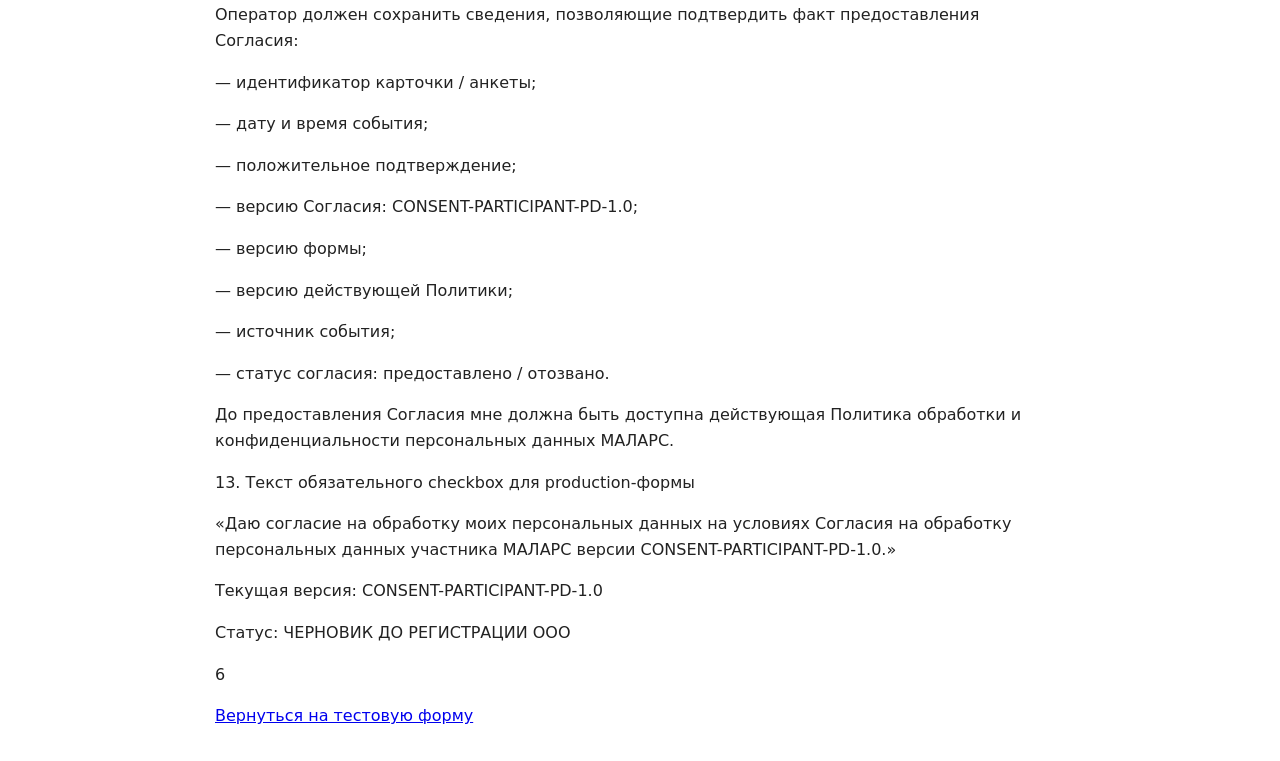
<file: test-frontend/legal/participant-consent.html>
<!doctype html><html lang="ru"><meta charset="utf-8"><meta name="viewport" content="width=device-width"><title>CONSENT-PARTICIPANT-PD-1.0 — Согласие на обработку персональных данных участника МАЛАРС</title><style>body{font:16px/1.6 system-ui,sans-serif;max-width:850px;margin:2rem auto;padding:0 1rem;color:#222}h1{line-height:1.2}.draft{padding:1rem;background:#fff1cc;border:1px solid #d9ae40;font-weight:700}</style><p class="draft">ТЕСТОВЫЙ САЙТ. Документ — черновик, только для проверки форм на синтетических данных. Не используйте для реального сбора персональных данных.</p><h1>CONSENT-PARTICIPANT-PD-1.0 — Согласие на обработку персональных данных участника МАЛАРС</h1><p>CONSENT-PARTICIPANT-PD-1.0 — СОГЛАСИЕ НА ОБРАБОТКУ ПЕРСОНАЛЬНЫХ ДАННЫХ УЧАСТНИКА МАЛАРС</p>
<p>Проект: МАЛАРС</p>
<p>Версия: CONSENT-PARTICIPANT-PD-1.0</p>
<p>Статус: ЧЕРНОВИК / ОЖИДАЕТ РЕКВИЗИТОВ ОПЕРАТОРА</p>
<p>Публичное использование: только после регистрации ООО и финального QA</p>
<p>1. Оператор</p>
<p>Я добровольно, своей волей и в своем интересе даю согласие на обработку моих персональных данных будущему оператору МАЛАРС:</p>
<p>полное наименование ООО: TBD;</p>
<p>ИНН: TBD;</p>
<p>ОГРН: TBD;</p>
<p>юридический адрес: TBD;</p>
<p>адрес для обращений: TBD;</p>
<p>privacy e-mail: TBD;</p>
<p>сайт: malars.ru.</p>
<p>До внесения фактических реквизитов настоящая редакция является рабочим проектом и не используется для production-сбора персональных данных.</p>
<p>2. Цели обработки</p>
<p>Я даю согласие на обработку моих персональных данных для:</p>
<p>— формирования внутренней базы потенциальных исполнителей и профессиональных участников МАЛАРС;</p>
<p>— фиксации сведений о моих компетенциях, опыте, географии и готовности к задачам;</p>
<p>— связи со мной по вопросам актуализации моей карточки;</p>
<p>— подбора меня или представляемой мной организации / бригады под потенциальный или конкретный проект;</p>
<p>— направления мне адресных запросов о возможности участия в конкретной работе или проекте;</p>
<p>— ведения статуса и актуальности моей первичной карточки в течение установленного срока.</p>
<p>Настоящее Согласие не является согласием на массовую рекламную рассылку.</p>
<p>3. Персональные данные</p>
<p>В рамках настоящего Согласия Оператор вправе обрабатывать только данные, отображаемые мне в форме и предоставляемые мной добровольно, включая:</p>
<p>— тип участника: компания / ИП / самозанятый / физическое лицо / бригада;</p>
<p>— название организации либо имя/название специалиста или бригады;</p>
<p>— город / регион;</p>
<p>— имя контактного лица;</p>
<p>— телефон / e-mail / мессенджер;</p>
<p>— направления работ и компетенции;</p>
<p>— типы объектов;</p>
<p>— географию работы;</p>
<p>— краткий опыт;</p>
<p>— готовность к новым задачам;</p>
<p>— сайт или ссылку на портфолио по желанию;</p>
<p>— технический идентификатор карточки;</p>
<p>— дату и время отправки;</p>
<p>— сведения о факте предоставления настоящего Согласия и его версии.</p>
<p>ИНН, СРО, лицензии, документы, финансовые и договорные сведения не являются обязательным входным набором. Они могут запрашиваться позднее при фактической квалификации под конкретный проект на соответствующем правовом основании.</p>
<p>4. Специальные и биометрические персональные данные</p>
<p>Настоящее Согласие не распространяется на целенаправленную обработку специальных категорий персональных данных и биометрических персональных данных.</p>
<p>Мне предлагается не сообщать сведения о состоянии здоровья, политических взглядах, религиозных или философских убеждениях, интимной жизни, судимости и иные специальные сведения в свободных текстовых полях и приложениях, если они прямо не запрашиваются на отдельном законном основании.</p>
<p>5. Портфолио и публичные ссылки</p>
<p>Предоставление сайта или ссылки на портфолио является добровольным.</p>
<p>Если я предоставляю такую ссылку, Оператор и уполномоченные им лица могут просматривать доступные по ней материалы исключительно для оценки компетенций и возможного подбора под проект.</p>
<p>Настоящее Согласие не дает права автоматически скачивать фотографии и иные материалы из внешнего профиля, использовать изображения для биометрической идентификации либо публиковать или распространять мои данные из такого источника.</p>
<p>6. Действия с персональными данными</p>
<p>В пределах указанных целей Оператор вправе осуществлять: сбор, запись, систематизацию, накопление, хранение, уточнение, извлечение, использование, внутренний поиск и сопоставление с требованиями проектов, предоставление доступа уполномоченным лицам в минимально необходимом объеме, передачу техническим обработчикам в пределах соответствующего поручения, блокирование, удаление и уничтожение.</p>
<p>Распространение моих персональных данных неопределенному кругу лиц настоящим Согласием не разрешается.</p>
<p>7. Способы и технический контур обработки</p>
<p>Обработка осуществляется смешанным способом: с использованием средств автоматизации, без использования средств автоматизации и с передачей информации по сети Интернет.</p>
<p>Целевой production-контур МАЛАРС использует российскую инфраструктуру Yandex Cloud, включая backend, YDB Serverless и private Object Storage. Фактический перечень технических обработчиков и сервисов фиксируется Оператором до production.</p>
<p>GitHub не используется для хранения рабочих персональных данных. Реальные персональные данные внешним AI-сервисам в MVP не передаются.</p>
<p>8. Доступ и передача под проект</p>
<p>На MVP доступ к рабочей базе имеют только уполномоченные лица Оператора через персональные учетные записи.</p>
<p>При появлении подходящей задачи МАЛАРС может связаться со мной и использовать сведения о моих компетенциях для первичного подбора.</p>
<p>Заказчику не передается моя полная внутренняя карточка. До согласования конкретного участия передается только минимально необходимый объем сведений о компетенции и возможности исполнения.</p>
<p>Дополнительные документы и персональные данные для квалификации под проект запрашиваются отдельно и только при реальной необходимости.</p>
<p>9. Срок действия Согласия и хранения</p>
<p>Настоящее Согласие действует до достижения целей обработки либо до его отзыва, если отсутствует иное законное основание для продолжения обработки.</p>
<p>Первичная карточка может храниться до 12 месяцев с последней актуализации.</p>
<p>Если в течение этого периода взаимодействие отсутствует, карточка подлежит пересмотру: актуализации, блокированию, удалению или иному действию в зависимости от фактических целей и законных оснований.</p>
<p>При переходе к квалификации, заключению договора или реальному проекту дальнейшая обработка осуществляется в пределах соответствующих целей и применимых правовых оснований.</p>
<p>10. Отзыв Согласия и обращения</p>
<p>Я вправе отозвать настоящее Согласие и направить предусмотренное законом требование об уточнении, блокировании, прекращении обработки или удалении данных.</p>
<p>После регистрации ООО обращения направляются на корпоративный privacy e-mail: TBD.</p>
<p>В обращении следует указать сведения, достаточные для поиска моей карточки, например имя и использованный при заполнении формы телефон или e-mail.</p>
<p>После получения обращения Оператор проверяет действующие правовые основания и выполняет необходимые действия в порядке и сроки, предусмотренные законодательством Российской Федерации.</p>
<p>Отзыв согласия не делает незаконной обработку, произведенную на основании согласия до момента его отзыва.</p>
<p>11. Что не входит в настоящее Согласие</p>
<p>Настоящее Согласие не является согласием:</p>
<p>— на массовые рекламные и маркетинговые рассылки;</p>
<p>— на публичное размещение моей карточки или включение в публичный каталог;</p>
<p>— на публикацию или рекламное использование моего изображения;</p>
<p>— на распространение моих персональных данных неопределенному кругу лиц;</p>
<p>— на автоматическую передачу полной карточки заказчикам или иным исполнителям;</p>
<p>— на обработку для иных самостоятельных целей, не указанных в настоящем документе.</p>
<p>Для таких процессов при необходимости оформляется отдельное юридическое основание.</p>
<p>12. Подтверждение согласия</p>
<p>Настоящее Согласие предоставляется путем отдельного однозначного подтверждающего действия в электронной форме перед отправкой анкеты участника.</p>
<p>Поле согласия является обязательным и не выбирается заранее. Отправить анкету без положительного подтверждения невозможно.</p>
<p>Оператор должен сохранить сведения, позволяющие подтвердить факт предоставления Согласия:</p>
<p>— идентификатор карточки / анкеты;</p>
<p>— дату и время события;</p>
<p>— положительное подтверждение;</p>
<p>— версию Согласия: CONSENT-PARTICIPANT-PD-1.0;</p>
<p>— версию формы;</p>
<p>— версию действующей Политики;</p>
<p>— источник события;</p>
<p>— статус согласия: предоставлено / отозвано.</p>
<p>До предоставления Согласия мне должна быть доступна действующая Политика обработки и конфиденциальности персональных данных МАЛАРС.</p>
<p>13. Текст обязательного checkbox для production-формы</p>
<p>«Даю согласие на обработку моих персональных данных на условиях Согласия на обработку персональных данных участника МАЛАРС версии CONSENT-PARTICIPANT-PD-1.0.»</p>
<p>Текущая версия: CONSENT-PARTICIPANT-PD-1.0</p>
<p>Статус: ЧЕРНОВИК ДО РЕГИСТРАЦИИ ООО</p>
<p>6</p><p><a href="../index.html">Вернуться на тестовую форму</a></p></html>
</file>
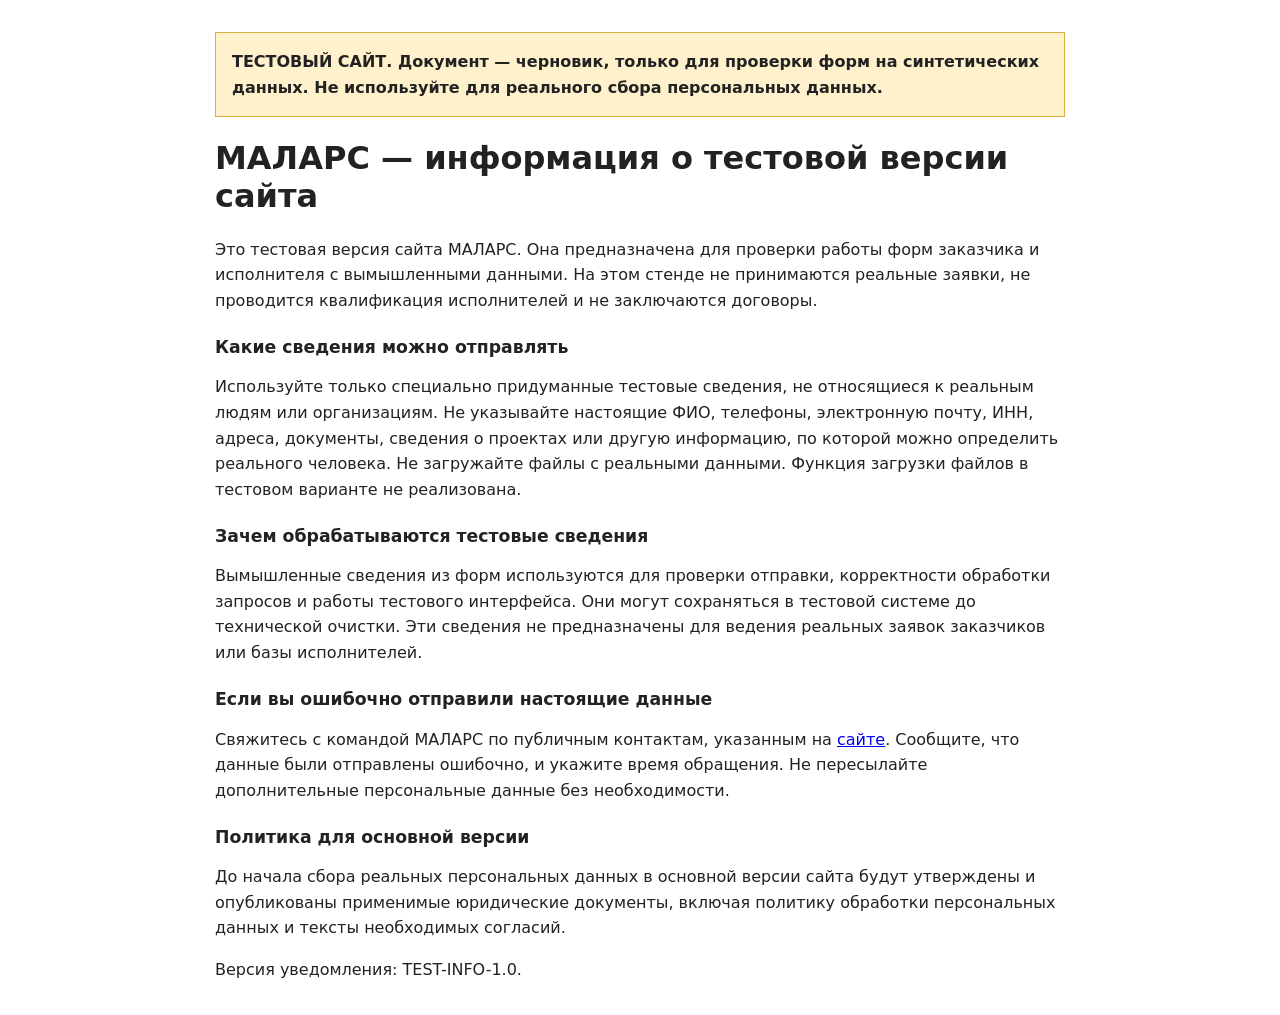
<file: test-frontend/legal/privacy-policy.html>
<!doctype html><html lang="ru"><meta charset="utf-8"><meta name="viewport" content="width=device-width"><title>TEST-INFO-1.0 — МАЛАРС — информация о тестовой версии сайта</title><style>body{font:16px/1.6 system-ui,sans-serif;max-width:850px;margin:2rem auto;padding:0 1rem;color:#222}h1{line-height:1.2}.draft{padding:1rem;background:#fff1cc;border:1px solid #d9ae40;font-weight:700}h2{font-size:1.08rem;line-height:1.3;margin-top:1.4rem}h2{font-size:1.08rem;line-height:1.3;margin-top:1.4rem}</style><p class="draft">ТЕСТОВЫЙ САЙТ. Документ — черновик, только для проверки форм на синтетических данных. Не используйте для реального сбора персональных данных.</p>
<h1>МАЛАРС — информация о тестовой версии сайта</h1>
<p>Это тестовая версия сайта МАЛАРС. Она предназначена для проверки работы форм заказчика и исполнителя с вымышленными данными. На этом стенде не принимаются реальные заявки, не проводится квалификация исполнителей и не заключаются договоры.</p>
<h2>Какие сведения можно отправлять</h2><p>Используйте только специально придуманные тестовые сведения, не относящиеся к реальным людям или организациям. Не указывайте настоящие ФИО, телефоны, электронную почту, ИНН, адреса, документы, сведения о проектах или другую информацию, по которой можно определить реального человека. Не загружайте файлы с реальными данными. Функция загрузки файлов в тестовом варианте не реализована.</p>
<h2>Зачем обрабатываются тестовые сведения</h2><p>Вымышленные сведения из форм используются для проверки отправки, корректности обработки запросов и работы тестового интерфейса. Они могут сохраняться в тестовой системе до технической очистки. Эти сведения не предназначены для ведения реальных заявок заказчиков или базы исполнителей.</p>
<h2>Если вы ошибочно отправили настоящие данные</h2><p>Свяжитесь с командой МАЛАРС по публичным контактам, указанным на <a href="../index.html">сайте</a>. Сообщите, что данные были отправлены ошибочно, и укажите время обращения. Не пересылайте дополнительные персональные данные без необходимости.</p>
<h2>Политика для основной версии</h2><p>До начала сбора реальных персональных данных в основной версии сайта будут утверждены и опубликованы применимые юридические документы, включая политику обработки персональных данных и тексты необходимых согласий.</p>
<p>Версия уведомления: TEST-INFO-1.0.</p>
</html>
</file>
<file: styles.css>
:root{
  --bg:#f5f6f3;
  --surface:#ffffff;
  --text:#131712;
  --muted:#626861;
  --line:#d9ddd7;
  --accent:#b8ff3b;
  --accent-strong:#9fe61d;
  --dark:#10140f;
  --dark-soft:#171d16;
  --radius:22px;
  --shadow:0 20px 50px rgba(15,20,15,.08);
}
*{box-sizing:border-box}
html{scroll-behavior:smooth}
body{
  margin:0;
  font-family:"Manrope",system-ui,-apple-system,BlinkMacSystemFont,"Segoe UI",sans-serif;
  background:var(--bg);
  color:var(--text);
  line-height:1.55;
}
a{color:inherit;text-decoration:none}
button,input,textarea{font:inherit}
.container{width:min(1180px,calc(100% - 40px));margin:0 auto}
.header{
  position:sticky;top:0;z-index:20;
  background:rgba(245,246,243,.88);
  backdrop-filter:blur(16px);
  border-bottom:1px solid rgba(19,23,18,.08)
}
.nav{height:78px;display:flex;align-items:center;gap:28px}
.brand{display:flex;align-items:center;gap:10px;font-weight:800;letter-spacing:.04em}
.brand-mark{
  display:grid;place-items:center;width:36px;height:36px;border-radius:11px;
  background:var(--dark);color:var(--accent);font-weight:800
}
.nav-links{display:flex;gap:26px;margin-left:auto;color:var(--muted);font-size:14px}
.nav-links a:hover{color:var(--text)}
.button{
  border:0;cursor:pointer;display:inline-flex;align-items:center;justify-content:center;
  min-height:52px;padding:0 24px;border-radius:14px;background:var(--accent);
  color:var(--dark);font-weight:800;transition:.2s ease
}
.button:hover{transform:translateY(-1px);background:var(--accent-strong)}
.button-small{min-height:44px;padding:0 18px;font-size:14px}
.button-outline{background:transparent;border:1px solid var(--line)}
.button-outline:hover{background:var(--surface)}
.button-ghost{background:transparent;border:1px solid rgba(19,23,18,.16)}
.button-ghost:hover{background:rgba(255,255,255,.55)}
.section{padding:96px 0}
.hero{padding-top:110px;padding-bottom:86px}
.hero-grid{display:grid;grid-template-columns:1.2fr .8fr;gap:68px;align-items:center}
.eyebrow{
  display:inline-flex;align-items:center;gap:8px;margin-bottom:18px;
  text-transform:uppercase;letter-spacing:.12em;font-weight:800;font-size:12px;color:#596055
}
.eyebrow:before{content:"";width:24px;height:2px;background:var(--accent-strong)}
h1,h2,h3,p{margin-top:0}
h1{font-size:clamp(48px,7vw,86px);line-height:.98;letter-spacing:-.06em;margin-bottom:28px}
h1 span{color:#5d655a}
.lead{font-size:20px;max-width:760px;color:var(--muted);margin-bottom:34px}
.hero-actions{display:flex;gap:12px;flex-wrap:wrap}
.hero-note{margin-top:28px;color:var(--muted);font-size:14px;max-width:620px}
.hero-card{
  background:var(--dark);color:white;border-radius:28px;padding:28px;box-shadow:var(--shadow)
}
.hero-card-title{font-size:14px;text-transform:uppercase;letter-spacing:.12em;color:#aeb7ac;margin-bottom:12px}
.step{display:grid;grid-template-columns:52px 1fr;gap:14px;padding:20px 0;border-bottom:1px solid rgba(255,255,255,.1)}
.step:last-child{border-bottom:0}
.step>span{width:42px;height:42px;border-radius:12px;background:var(--accent);color:var(--dark);display:grid;place-items:center;font-weight:800}
.step strong{display:block;margin:2px 0 6px}
.step small{color:#aeb7ac;font-size:13px}
.trust-strip{border-top:1px solid var(--line);border-bottom:1px solid var(--line);background:rgba(255,255,255,.45)}
.trust-grid{display:grid;grid-template-columns:repeat(3,1fr)}
.trust-grid>div{padding:26px 28px;border-right:1px solid var(--line)}
.trust-grid>div:last-child{border-right:0}
.trust-grid strong,.trust-grid span{display:block}
.trust-grid span{color:var(--muted);font-size:13px;margin-top:4px}
.section-heading{max-width:760px;margin-bottom:44px}
.section-heading h2,.split-copy h2,.final-box h2{font-size:clamp(34px,4.2vw,56px);line-height:1.05;letter-spacing:-.045em;margin-bottom:20px}
.section-heading p,.split-copy p{color:var(--muted);font-size:17px}
.cards{display:grid;grid-template-columns:repeat(2,1fr);gap:18px}
.card{background:var(--surface);border:1px solid var(--line);border-radius:var(--radius);padding:30px;min-height:240px}
.card-number{font-size:12px;font-weight:800;color:var(--muted);margin-bottom:44px}
.card h3{font-size:24px;margin-bottom:12px}
.card p{color:var(--muted);margin-bottom:0}
.section-dark{background:var(--dark);color:white}
.section-heading.light .eyebrow{color:#aeb7ac}
.section-heading.light h2{color:white}
.process-grid{display:grid;grid-template-columns:repeat(4,1fr);gap:14px}
.process-item{background:var(--dark-soft);border:1px solid rgba(255,255,255,.08);border-radius:18px;padding:24px;min-height:250px}
.process-item span{display:grid;place-items:center;width:38px;height:38px;border-radius:10px;background:var(--accent);color:var(--dark);font-weight:800;margin-bottom:44px}
.process-item h3{font-size:19px}
.process-item p{color:#aeb7ac;font-size:14px}
.split-section{background:var(--surface)}
.split-grid{display:grid;grid-template-columns:.9fr 1.1fr;gap:70px;align-items:start}
.split-grid.reverse{grid-template-columns:1.1fr .9fr}
.split-grid.reverse .split-copy{order:2}
.split-grid.reverse .form-panel{order:1}
.split-copy{padding-top:18px}
.check-list{list-style:none;padding:0;margin:28px 0 0}
.check-list li{padding:12px 0 12px 30px;position:relative;border-bottom:1px solid var(--line)}
.check-list li:before{content:"✓";position:absolute;left:0;font-weight:800}
.form-panel{background:var(--bg);border:1px solid var(--line);border-radius:26px;padding:30px;box-shadow:var(--shadow)}
.form-panel h3{font-size:26px;margin-bottom:24px}
.form-panel label{display:block;font-size:13px;font-weight:700;margin-bottom:16px}
.form-panel input,.form-panel textarea{
  width:100%;margin-top:8px;border:1px solid #cfd4cd;background:white;border-radius:12px;
  padding:14px 15px;outline:none;color:var(--text)
}
.form-panel input:focus,.form-panel textarea:focus{border-color:#8f9a89;box-shadow:0 0 0 3px rgba(159,230,29,.18)}
.form-two{display:grid;grid-template-columns:1fr 1fr;gap:14px}
.consent{display:flex!important;gap:10px;align-items:flex-start;font-weight:500!important;color:var(--muted)}
.consent input{width:auto!important;margin:3px 0 0!important}
.form-submit{width:100%;margin-top:6px}
.form-status{font-size:13px;margin-top:12px;color:var(--muted);min-height:20px}
.section-soft{background:#ecefe9}
.final-cta{padding-top:72px;padding-bottom:72px}
.final-box{background:var(--dark);color:white;border-radius:30px;padding:44px;display:flex;align-items:end;justify-content:space-between;gap:30px}
.final-box .eyebrow{color:#aeb7ac}
.final-box h2{max-width:780px;margin-bottom:0}
.footer{border-top:1px solid var(--line);padding:26px 0;color:var(--muted);font-size:13px}
.footer-row{display:grid;grid-template-columns:1fr 1fr 1fr;align-items:center;gap:20px}
.footer-row>:last-child{text-align:right}
@media (max-width:900px){
  .nav-links{display:none}
  .nav .button-small{margin-left:auto}
  .hero-grid,.split-grid,.split-grid.reverse{grid-template-columns:1fr;gap:38px}
  .split-grid.reverse .split-copy,.split-grid.reverse .form-panel{order:initial}
  .process-grid{grid-template-columns:repeat(2,1fr)}
  .footer-row{grid-template-columns:1fr;text-align:left}
  .footer-row>:last-child{text-align:left}
}
@media (max-width:640px){
  .container{width:min(100% - 28px,1180px)}
  .section{padding:68px 0}
  .hero{padding-top:74px}
  .nav{height:68px}
  .nav .button-small{display:none}
  h1{font-size:51px}
  .lead{font-size:17px}
  .hero-actions{flex-direction:column}
  .button{width:100%}
  .trust-grid,.cards,.process-grid,.form-two{grid-template-columns:1fr}
  .trust-grid>div{border-right:0;border-bottom:1px solid var(--line)}
  .trust-grid>div:last-child{border-bottom:0}
  .process-item{min-height:auto}
  .form-panel{padding:22px}
  .final-box{padding:28px;align-items:stretch;flex-direction:column}
}
/* =========================================================
   MALARS — АНКЕТА ПОДРЯДЧИКА V2
========================================================= */

.form-panel select {
  width: 100%;
  margin-top: 8px;
  border: 1px solid #cfd4cd;
  background: #fff;
  border-radius: 12px;
  padding: 14px 15px;
  min-height: 50px;
  outline: none;
  color: var(--text);
}

.form-panel select:focus {
  border-color: #8f9a89;
  box-shadow: 0 0 0 3px rgba(159, 230, 29, .18);
}


/* Исправляем старое правило input width:100% */

.form-panel input[type="checkbox"],
.form-panel input[type="radio"] {
  width: 18px !important;
  height: 18px !important;
  min-width: 18px;
  margin: 0 !important;
  padding: 0 !important;
  box-shadow: none !important;
  accent-color: var(--dark);
}


/* Главная карточка анкеты */

.partner-wizard {
  max-width: 1040px;
  margin: 0 auto;
  padding: 38px;
  background: #fff;
  border-radius: 28px;
}


/* Прогресс */

.wizard-progress {
  margin-bottom: 34px;
}

.wizard-progress-bar {
  height: 6px;
  margin-bottom: 16px;
  overflow: hidden;
  background: #e7ebe4;
  border-radius: 999px;
}

.wizard-progress-bar span {
  display: block;
  width: 20%;
  height: 100%;
  background: var(--accent-strong);
  border-radius: 999px;
  transition: width .25s ease;
}

.wizard-progress-items {
  display: grid;
  grid-template-columns: repeat(5, 1fr);
  gap: 8px;
}

.wizard-progress-item {
  padding: 8px 10px;
  border-radius: 10px;
  background: #f4f6f2;

  color: #969d93;
  font-size: 11px;
  font-weight: 700;
  line-height: 1.25;
  text-align: center;
}

.wizard-progress-item.active {
  background: var(--dark);
  color: #fff;
}

.wizard-progress-item.done {
  background: #efffcf;
  color: #34402b;
}


/* Шаги */

.wizard-step[hidden],
.wizard-success[hidden] {
  display: none !important;
}

.wizard-step h3 {
  margin-bottom: 8px;
  font-size: 30px;
  letter-spacing: -.03em;
}

.wizard-help {
  margin-bottom: 24px;
  color: var(--muted);
  font-size: 14px;
}

.field-title {
  margin: 28px 0 12px;

  color: #596055;
  font-size: 13px;
  font-weight: 800;
  letter-spacing: .06em;
  text-transform: uppercase;
}


/* Сетки выбора */

.choice-grid {
  display: grid;
  grid-template-columns: repeat(3, minmax(0, 1fr));
  gap: 10px;
  margin-bottom: 8px;
}

.category-grid {
  grid-template-columns: repeat(3, minmax(0, 1fr));
}

.choice-grid.small-grid {
  grid-template-columns: repeat(2, minmax(0, 180px));
}


/* Карточка-галочка */

.form-panel .choice-card {
  position: relative;

  display: flex !important;
  align-items: center;
  gap: 11px;

  min-height: 54px;
  margin: 0 !important;
  padding: 12px 14px;

  border: 1px solid var(--line);
  border-radius: 14px;

  background: #fff;

  color: var(--text);
  font-size: 13px !important;
  font-weight: 650 !important;

  cursor: pointer;

  transition:
    border-color .15s ease,
    background .15s ease,
    transform .15s ease;
}

.form-panel .choice-card:hover {
  border-color: #aeb5aa;
  transform: translateY(-1px);
}

.form-panel .choice-card input[type="checkbox"],
.form-panel .choice-card input[type="radio"] {
  flex: 0 0 auto;

  width: 18px !important;
  height: 18px !important;
  min-width: 18px;

  margin: 0 !important;
  padding: 0 !important;

  accent-color: var(--dark);
}

.form-panel .choice-card span {
  line-height: 1.3;
}


/* Выбранная карточка */

.form-panel .choice-card:has(input:checked) {
  background: #efffcf;
  border-color: #9fbd68;
}

.form-panel .choice-card.compact {
  min-height: 48px;
  padding: 11px 13px;
}

.form-panel .category-chip {
  min-height: 62px;
}


/* Конкретные виды работ */

.work-details {
  display: grid;
  gap: 16px;
  margin-top: 22px;
}

.work-group {
  padding: 18px;

  border: 1px solid var(--line);
  border-radius: 18px;

  background: #f7f8f5;
}

.work-group-title {
  display: flex;
  align-items: center;
  justify-content: space-between;

  gap: 16px;
  margin-bottom: 14px;
}

.work-group-title strong {
  font-size: 15px;
}

.text-button {
  padding: 4px 0;

  border: 0;
  background: transparent;

  color: #56614f;
  font-size: 12px;
  font-weight: 800;

  text-decoration: underline;
  text-underline-offset: 3px;

  cursor: pointer;
}


/* География */

.geography-main {
  margin-top: 26px;
}

.nationwide-card {
  max-width: 420px;
  margin: 8px 0 20px !important;
}

.region-search {
  max-width: 440px;
  margin-bottom: 12px !important;
}

.region-grid {
  grid-template-columns: repeat(3, minmax(0, 1fr));

  max-height: 320px;
  padding: 10px;

  overflow-y: auto;

  border: 1px solid var(--line);
  border-radius: 16px;

  background: #f7f8f5;
}

.region-option[hidden] {
  display: none !important;
}


/* Кнопки */

.wizard-buttons {
  display: flex;
  justify-content: flex-end;
  gap: 12px;

  margin-top: 30px;
  padding-top: 22px;

  border-top: 1px solid var(--line);
}

.wizard-buttons .button {
  width: auto;
  min-width: 150px;
}

.wizard-buttons .button-ghost {
  width: auto;
}


/* Ошибка */

.wizard-error {
  margin: 0 0 22px;
  padding: 12px 14px;

  border: 1px solid #f3c7c3;
  border-radius: 12px;

  background: #fff1f0;

  color: #b42318;
  font-size: 13px;
  font-weight: 700;
}


/* Успешная отправка */

.wizard-success {
  padding: 38px 16px 20px;
  text-align: center;
}

.success-icon {
  display: grid;
  place-items: center;

  width: 64px;
  height: 64px;

  margin: 0 auto 20px;

  border-radius: 20px;

  background: var(--accent);
  color: var(--dark);

  font-size: 30px;
  font-weight: 900;
}

.wizard-success h3 {
  margin-bottom: 10px;
  font-size: 30px;
}

.wizard-success p {
  max-width: 600px;
  margin: 0 auto 8px;

  color: var(--muted);
}

.wizard-success strong {
  color: var(--text);
}


/* Планшет */

@media (max-width: 900px) {

  .choice-grid,
  .category-grid,
  .region-grid {
    grid-template-columns: repeat(2, minmax(0, 1fr));
  }

  .partner-wizard {
    padding: 28px;
  }
}


/* Телефон */

@media (max-width: 640px) {

  .partner-wizard {
    padding: 20px;
    border-radius: 20px;
  }

  .wizard-progress-items {
    gap: 4px;
  }

  .wizard-progress-item {
    padding: 7px 4px;
    font-size: 9px;
  }

  .wizard-step h3 {
    font-size: 25px;
  }

  .choice-grid,
  .category-grid,
  .region-grid,
  .choice-grid.small-grid {
    grid-template-columns: 1fr;
  }

  .region-grid {
    max-height: 280px;
  }

  .wizard-buttons {
    flex-direction: column-reverse;
  }

  .wizard-buttons .button,
  .wizard-buttons .button-ghost {
    width: 100%;
  }

  .work-group {
    padding: 14px;
  }

  .work-group-title {
    align-items: flex-start;
    flex-direction: column;
    gap: 6px;
  }
}
</file>
